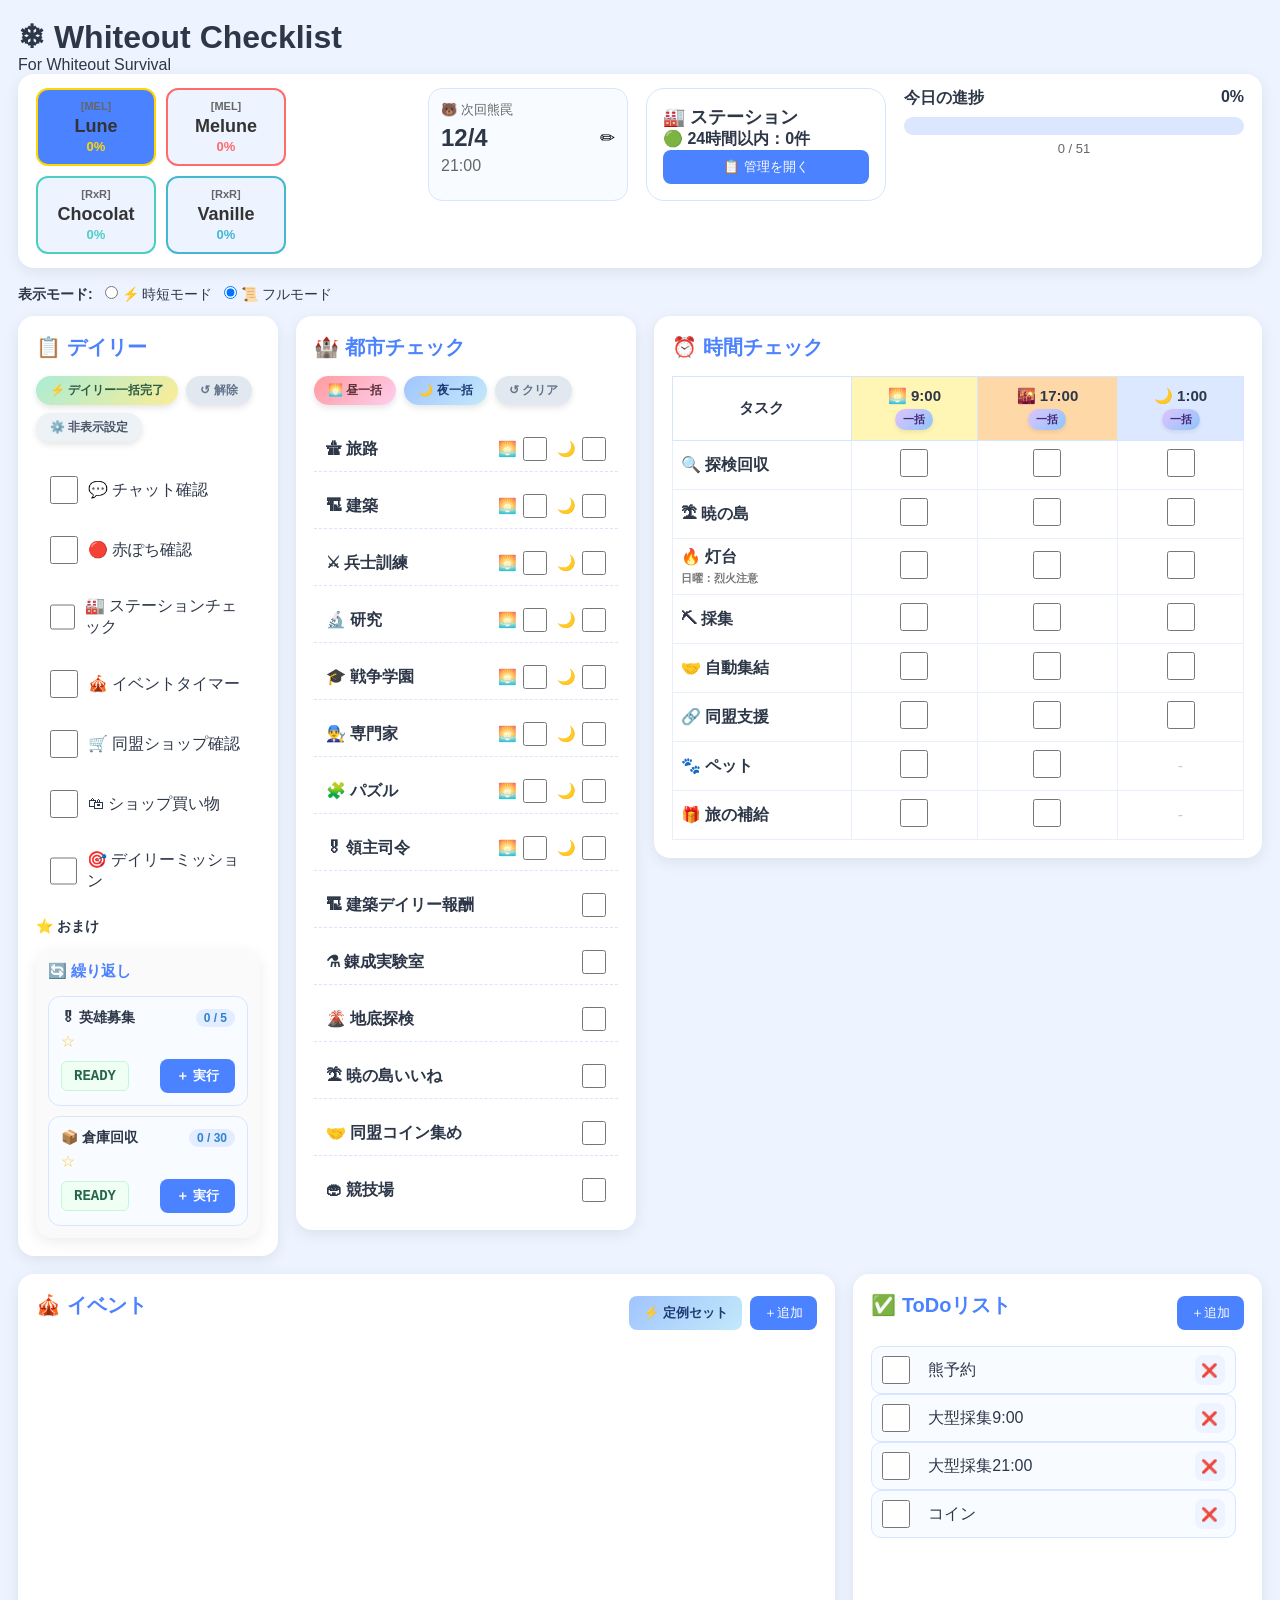
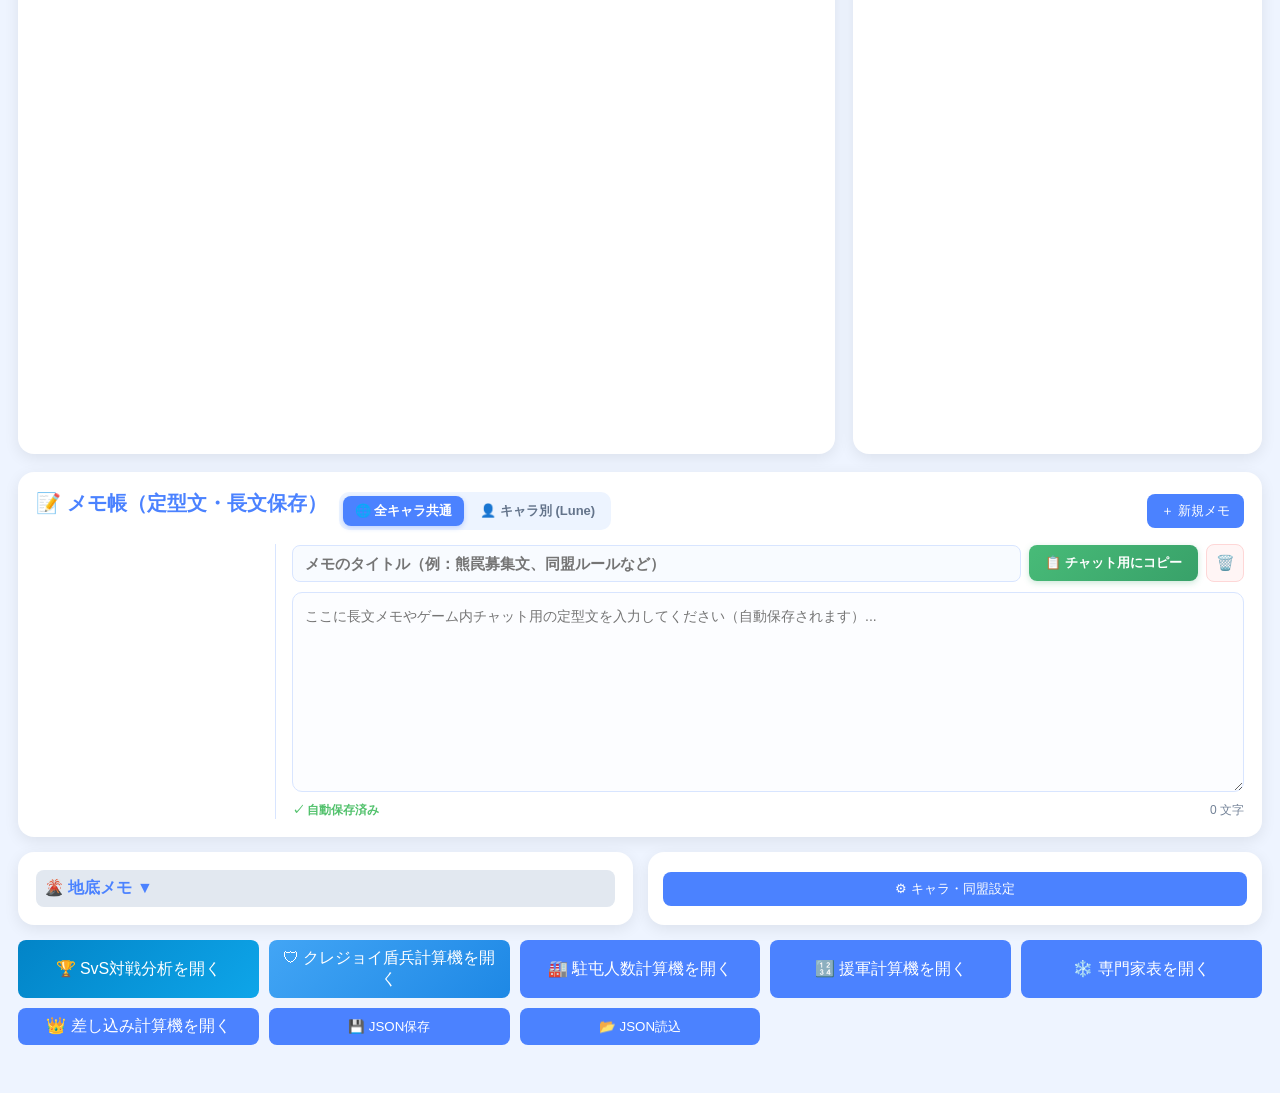
<file: index.html>
<!DOCTYPE html>
<html lang="ja">

<head>

<meta charset="UTF-8">
<meta name="viewport" content="width=device-width, initial-scale=1.0">

<title>Whiteout Checklist</title>

<link rel="stylesheet" href="style.css">

</head>

<body>

<div class="container">

<header class="app-title">

    <h1>❄ Whiteout Checklist</h1>

    <p>For Whiteout Survival</p>

</header>

<!-- Header -->
<header class="top-header">

    <div class="character-bar" id="characterBar">
        <!-- data.jsで生成 -->
    </div>

    <div class="header-right">

        <div class="bear-card">

            <div class="bear-title">

                🐻 次回熊罠

            </div>

            <div class="bear-date-row">

                <span id="bearDate">

                    --/--

                </span>

                <button
                    id="editBearTime"
                    class="icon-btn">

                    ✏

                </button>

            </div>

            <div
                class="bear-time"
                id="bearTime">

                21:00

            </div>

        </div>

        <div class="station-card">

            <div class="station-title">

                🏭 ステーション

            </div>

            <div
                id="stationToday"
                class="station-count">

                🟢 今日の閉鎖：0件

            </div>

            <button
                id="openStation"
                class="primary-btn">

                📋 管理を開く

            </button>

        </div>

        <div class="progress-card">

            <div class="progress-header">

                <span>

                    今日の進捗

                </span>

                <span id="progressPercent">

                    0%

                </span>

            </div>

            <div class="progress-bar">

                <div
                    class="progress-fill"
                    id="progressFill">

                </div>

            </div>

            <div
                id="progressCount"
                class="progress-count">

                0 / 0

            </div>

        </div>

    </div>

</header>

<!-- モード切替スイッチ -->
<div style="display:flex; gap:12px; margin-bottom:12px; align-items:center;">
    <span style="font-weight:bold; font-size:14px;">表示モード:</span>
    <label style="cursor:pointer; font-size:14px;">
        <input type="radio" id="modeShort" name="ui_mode" onchange="toggleShortMode(true)"> ⚡ 時短モード
    </label>
    <label style="cursor:pointer; font-size:14px;">
        <input type="radio" id="modeFull" name="ui_mode" checked onchange="toggleShortMode(false)"> 📜 フルモード
    </label>
</div>

<!-- Main Dashboard -->
<main class="dashboard">

    <!-- Daily -->
    <section class="card daily-card">

        <h2>📋 デイリー</h2>

        <div id="dailyContainer" class="task-container"></div>

        <h3 class="extra-title" style="font-size: 14px; margin-top: 14px;">⭐ おまけ</h3>

        <div id="dailyExtraContainer" class="task-container"></div>

        <section class="card repeat-card" style="margin-top: 14px; padding: 12px; background: #fafafa;">
            <h2 style="font-size: 15px;">🔄 繰り返し</h2>
            <div id="repeatContainer"></div>
        </section>

    </section>

    <!-- City -->
    <section class="card city-card">
        <h2>🏰 都市チェック</h2>
        <div id="cityContainer" class="task-container"></div>
    </section>

    <!-- Time -->
    <section class="card time-card">
        <h2>⏰ 時間チェック</h2>
        <div id="timeContainer"></div>
    </section>

</main>

<!-- Event Area -->
<!-- Event Area & ToDo List -->
<section class="bottom-area">

    <section class="card event-card">

        <div class="card-header">

            <h2>🎪 イベント</h2>

            <div style="display:flex; gap:8px;">
                <button id="togglePresetBtn" class="primary-btn" style="background: linear-gradient(135deg, #a1c4fd, #c2e9fb); color:#1e3c72; font-weight:bold;" onclick="openPresetModal()">⚡ 定例セット</button>
                <button id="toggleEventForm" class="primary-btn">＋追加</button>
            </div>

        </div>

        <div id="eventForm" class="input-form hidden">

            <input id="eventTitle" type="text" placeholder="イベント名">
            <input id="eventMemo" type="text" placeholder="備考・時間（任意）">
            <input id="eventStartDate" type="date">
            <input id="eventEndDate" type="date">

            <button id="addEventBtn" class="success-btn">追加</button>

        </div>

        <div id="eventContainer" class="event-container">
            <!-- script.jsで生成 -->
        </div>

    </section>

    <!-- 旧メモ帳をToDoリストとして維持 -->
    <section id="officerCard" class="card officer-card">

        <div class="card-header">
            <h2>✅ ToDoリスト</h2>
            <button id="toggleOfficerForm" class="primary-btn">＋追加</button>
        </div>

        <div id="officerForm" class="input-form hidden">
            <input id="officerInput" type="text" placeholder="やることを入力">
            <button id="addOfficerBtn" class="success-btn">追加</button>
        </div>

        <div id="officerContainer"></div>

    </section>

</section>

<!-- 新設：がっつり保存＆チャットコピー用メモ帳 -->
<section class="card free-memo-card" style="margin-top: 18px;">
    <div class="card-header" style="flex-wrap: wrap; gap: 10px;">
        <div style="display: flex; align-items: center; gap: 12px; flex-wrap: wrap;">
            <h2>📝 メモ帳（定型文・長文保存）</h2>
            <div class="memo-scope-switch">
                <button type="button" id="memoScopeCommon" class="scope-btn active" onclick="switchMemoScope('common')">🌐 全キャラ共通</button>
                <button type="button" id="memoScopeChar" class="scope-btn" onclick="switchMemoScope('char')">👤 キャラ別 (<span id="memoCharLabel">Lune</span>)</button>
            </div>
        </div>
        <div style="display: flex; gap: 8px;">
            <button type="button" class="primary-btn" onclick="createNewFreeMemo()">＋ 新規メモ</button>
        </div>
    </div>

    <div class="free-memo-layout">
        <!-- 左側：メモ一覧リスト -->
        <div class="free-memo-sidebar" id="freeMemoList">
            <!-- script.jsで生成 -->
        </div>

        <!-- 右側：エディタ＆コピーエリア -->
        <div class="free-memo-editor">
            <div class="free-memo-toolbar">
                <input type="text" id="freeMemoTitle" placeholder="メモのタイトル（例：熊罠募集文、同盟ルールなど）" oninput="saveCurrentFreeMemo()">
                <button type="button" id="copyFreeMemoBtn" class="copy-chat-btn" onclick="copyFreeMemoToClipboard()">📋 チャット用にコピー</button>
                <button type="button" class="delete-memo-btn" onclick="deleteCurrentFreeMemo()" title="このメモを削除">🗑️</button>
            </div>
            <textarea id="freeMemoContent" placeholder="ここに長文メモやゲーム内チャット用の定型文を入力してください（自動保存されます）..." oninput="saveCurrentFreeMemo()"></textarea>
            <div class="free-memo-footer">
                <span id="freeMemoStatus" style="color: #53c26d; font-weight: bold;">✓ 自動保存済み</span>
                <span id="freeMemoCharCount">0 文字</span>
            </div>
        </div>
    </div>
</section>

<!-- 地底メモ ＆ キャラ設定 -->
<div style="display: grid; grid-template-columns: 1fr 1fr; gap: 15px; margin-top: 15px; margin-bottom: 15px;" class="two-column-layout">

    <section class="card underground-card" style="margin: 0; height: 100%; box-sizing: border-box;">
        <button id="toggleMemo" class="memo-button" style="width: 100%; border:none; background:#e2e8f0; padding:8px; border-radius:8px; font-weight:bold; cursor:pointer;">🌋 地底メモ ▼</button>
        <div id="memoBody" class="memo-body hidden">
<pre style="font-size: 11px; background: #f8fafc; padding: 10px; border-radius: 8px;">
【🌋 地底探検】

勇者 50:10:40 → 55/10/35
獣  50:15:35 → 65/10/25
微光 60:20:20 → 55/10/35
地下 50:20:30 → 65/10/25
黒鉄 60:15:25 → 55/10/35
大地 50:15:35 → 55/10/35

────────────

① 1盾＋1槍＋グレッグ 60/40/0
② 2盾＋ミア＋1弓  50/0/50
③ 3盾＋2槍＋2弓  50/20/30

────────────

① 60：40：0（3軍弓英雄）
② 55：10：35（1軍弓英雄）
③ 55：15：30（2軍弓英雄）
</pre>
        </div>
    </section>

    <section class="card settings-area" style="margin: 0; padding: 15px; height: 100%; box-sizing: border-box; display: flex; flex-direction: column; justify-content: center;">
        <button id="openSettings" class="primary-btn" style="width: 100%;">⚙ キャラ・同盟設定</button>

        <div id="settingsForm" class="input-form hidden" style="margin-top: 10px; border: 1px solid #ccc; padding: 10px; border-radius: 5px;">
            <div style="margin-bottom: 10px;">
                <label style="font-size:12px; font-weight:bold; display:block;">1. キャラクター名（カンマ区切り）</label>
                <input type="text" id="editChars" style="width:100%; margin-top:4px;" placeholder="Lune,Melon,Chocolat,Vanille">
            </div>

            <div style="margin-bottom: 10px;">
                <label style="font-size:12px; font-weight:bold; display:block;">2. 所属同盟（キャラ名:同盟名 をカンマ区切り）</label>
                <input type="text" id="editAlliances" style="width:100%; margin-top:4px;" placeholder="Lune:YKI,Melon:SHT,Chocolat:RxR,Vanille:RxR">
            </div>

            <button id="saveSettings" class="success-btn" style="margin-top: 5px; width: 100%;">保存してリロード</button>
        </div>
    </section>

</div>

<!-- index.html の下部ツールボタン群 -->
<div style="display: grid; grid-template-columns: repeat(auto-fit, minmax(200px, 1fr)); gap: 10px; width: 100%; margin-top: 15px; margin-bottom: 30px;">
    <a href="svs_analyzer.html" target="_blank" class="primary-btn" style="text-decoration: none; width: 100%; text-align: center; box-sizing: border-box; display: flex; align-items: center; justify-content: center; background: linear-gradient(135deg, #0284c7, #0ea5e9);">
        🏆 SvS対戦分析を開く
    </a>
    <a href="clejoy_simple.html" target="_blank" class="primary-btn" style="text-decoration: none; width: 100%; text-align: center; box-sizing: border-box; display: flex; align-items: center; justify-content: center; background: linear-gradient(135deg, #42a5f5, #1e88e5);">
        🛡 クレジョイ盾兵計算機を開く
    </a>
    <a href="code_artifact.html" class="primary-btn" style="text-decoration: none; width: 100%; text-align: center; box-sizing: border-box; display: flex; align-items: center; justify-content: center;">
        🏭 駐屯人数計算機を開く
    </a>
    <a href="whosaba.html" target="_blank" class="primary-btn" style="text-decoration: none; width: 100%; text-align: center; box-sizing: border-box; display: flex; align-items: center; justify-content: center;">
        🔢 援軍計算機を開く
    </a>
    <a href="howasaba%E5%B0%82%E9%96%80%E5%AE%B6%E5%84%AA%E5%85%88%E9%A0%86%E4%BD%8D%E8%A1%A8.html" target="_blank" class="primary-btn" style="text-decoration: none; width: 100%; text-align: center; box-sizing: border-box; display: flex; align-items: center; justify-content: center;">
        ❄️ 専門家表を開く
    </a>
    <a href="clock.html" target="_blank" class="primary-btn" style="text-decoration: none; width: 100%; text-align: center; box-sizing: border-box; display: flex; align-items: center; justify-content: center;">
        👑 差し込み計算機を開く
    </a>
    <button id="exportJson" class="primary-btn" style="width: 100%; box-sizing: border-box;">💾 JSON保存</button>
    <input id="importJsonFile" type="file" accept=".json" hidden>
    <button id="importJson" class="primary-btn" style="width: 100%; box-sizing: border-box;">📂 JSON読込</button>
</div>

</div> <!-- /.container -->

<!-- 定例セット ポップアップ モーダル -->
<div id="presetModal" class="modal-overlay hidden">
    <div class="modal-content">
        <div class="modal-header">
            <h3>⚡ 定例イベント一括追加</h3>
            <button onclick="closePresetModal()" class="modal-close-btn">✖</button>
        </div>

        <div class="modal-body">

            <!-- 日付調整用入力フォーム -->
            <div style="background:#f0f4ff; padding:10px 12px; border-radius:10px; margin-bottom:14px; border:1px solid #d0deff;">
                <label style="font-size:12px; font-weight:bold; color:#334155; display:block; margin-bottom:4px;">📅 追加する開催期間（必要に応じて変更OK）</label>
                <div style="display:flex; gap:8px; align-items:center;">
                    <input type="date" id="presetStartDate" style="flex:1; padding:6px; border:1px solid #cbd5e1; border-radius:6px; font-size:12px;">
                    <span style="font-size:12px; color:#64748b;">〜</span>
                    <input type="date" id="presetEndDate" style="flex:1; padding:6px; border:1px solid #cbd5e1; border-radius:6px; font-size:12px;">
                </div>
            </div>

            <!-- 1. サイクル・大型イベント -->
            <div class="preset-group">
                <h4>🔄 サイクル・大型イベント</h4>
                <div class="preset-btn-grid">
                    <button class="preset-btn" onclick="addPresetEvent('🏛️ 英雄殿堂', 3, '1週間に1回 (3日間)')">🏛️ 英雄殿堂 (3日間)</button>
                    <button class="preset-btn" onclick="addPresetEvent('💎 氷結の秘宝', 7, '1か月に1回 (7日間)')">💎 氷結の秘宝 (7日間)</button>
                    <button class="preset-btn" onclick="addPresetEvent('🗡️ 傭兵の名誉', 3, '6週間に1回 (3日間)')">🗡️ 傭兵の名誉 (3日間)</button>
                    <button class="preset-btn" onclick="addPresetEvent('❄️ 氷原の支配者', 7)">❄️ 氷原の支配者</button>
                    <button class="preset-btn" onclick="addPresetEvent('🤝 同盟総動員', 7)">🤝 同盟総動員</button>
                    <button class="preset-btn" onclick="addPresetEvent('🏆 SvS 決戦', 7)">🏆 SvS 決戦</button>
                    <button class="preset-btn" onclick="addPresetEvent('⚔️ 同盟大作戦', 7)">⚔️ 同盟大作戦</button>
                    <button class="preset-btn" style="grid-column: span 2; background:#e0f2fe; border-color:#bae6fd; color:#0369a1;" onclick="addGyoshoSet()">🐫 雪原行商（護送3回＋支援＋略奪セットを一括追加）</button>
                </div>
            </div>

            <!-- 2. エントリー・定期申請（峡谷と兵器を完全に分離） -->
            <div class="preset-group">
                <h4>📌 エントリー・定期申請</h4>
                <div class="preset-btn-grid">
                    <button class="preset-btn" onclick="addPresetEvent('🚩 同盟争覇戦 エントリー', 2, '月曜日と火曜日の二日間')">🚩 同盟争覇戦 (月・火)</button>
                    <button class="preset-btn" onclick="addPresetEvent('⛰️ 峡谷合戦 エントリー', 2, '水曜日 9:00 〜 金曜日 9:00')">⛰️ 峡谷エントリー (水〜金)</button>
                    <button class="preset-btn" onclick="addPresetEvent('🏭 兵器工場 エントリー', 2, '水曜日 9:00 〜 金曜日 9:00')">🏭 兵器エントリー (水〜金)</button>
                </div>
            </div>

            <!-- 3. 燃霜鉱区 -->
            <div class="preset-group">
                <h4>🌋 燃霜鉱区（エントリー時間選択）</h4>
                <p style="font-size:12px; color:#666; margin-bottom:6px;">選択中のキャラ: <strong id="modalCharName">Lune</strong></p>
                <div class="time-select-grid">
                    <button class="time-select-btn" onclick="addNensoEvent('11:00')">11:00</button>
                    <button class="time-select-btn" onclick="addNensoEvent('14:00')">14:00</button>
                    <button class="time-select-btn" onclick="addNensoEvent('20:00')">20:00</button>
                    <button class="time-select-btn" onclick="addNensoEvent('23:00')">23:00</button>
                    <button class="time-select-btn" onclick="addNensoEvent('1:00')">1:00 (翌日)</button>
                    <button class="time-select-btn" onclick="addNensoEvent('3:00')">3:00 (翌日)</button>
                </div>
            </div>

            <!-- 4. 隔週・定期イベント -->
            <div class="preset-group">
                <h4>🛡️ 隔週・2〜3日開催イベント</h4>
                <div class="preset-btn-grid">
                    <button class="preset-btn" onclick="addPresetEvent('🎖️ 英雄の役目', 3, '2週間に1回 (3日間)')">🎖️ 英雄の役目 (3日間)</button>
                    <button class="preset-btn" onclick="addPresetEvent('🔮 ミアの占い屋', 2, '2週間に1回 (2日間)')">🔮 ミアの占い屋 (2日間)</button>
                    <button class="preset-btn" onclick="addPresetEvent('🎰 ラッキールーレット', 3, '2週間に1回 (3日間)')">🎰 ラッキールーレット (3日間)</button>
                    <button class="preset-btn" onclick="addPresetEvent('🔥 烈火と牙', 3, '2週間に1回 (3日間) ※日曜日仕込み')">🔥 烈火と牙 (3日間・日曜仕込み)</button>
                    <button class="preset-btn" onclick="addPresetEvent('🛡️ クレジョイ', 2)">🛡️ クレジョイ</button>
                    <button class="preset-btn" onclick="addPresetEvent('⚔️ 全軍参戦', 2)">⚔️ 全軍参戦</button>
                    <button class="preset-btn" onclick="addPresetEvent('🐾 野獣駆逐', 2)">🐾 野獣駆逐</button>
                    <button class="preset-btn" onclick="addPresetEvent('🎖️ 士官計画', 2)">🎖️ 士官計画</button>
                    <button class="preset-btn" onclick="addPresetEvent('🛡️ 軍備競技', 2)">🛡️ 軍備競技</button>
                </div>
            </div>

            <!-- 5. 3日開催 / 月1イベント -->
            <div class="preset-group">
                <h4>🌙 3日開催 / 月1イベント</h4>
                <div class="preset-btn-grid">
                    <button class="preset-btn" onclick="addPresetEvent('🌙 夢幻追憶', 3)">🌙 夢幻追憶</button>
                    <button class="preset-btn" onclick="addPresetEvent('🎣 釣り大決戦', 3)">🎣 釣り大決戦</button>
                    <button class="preset-btn" onclick="addPresetEvent('🚜 氷原除雪隊', 3)">🚜 氷原除雪隊</button>
                </div>
            </div>

            <!-- 6. 週末イベント -->
            <div class="preset-group">
                <h4>👑 週末イベント</h4>
                <div class="preset-btn-grid">
                    <button class="preset-btn" onclick="addPresetEvent('👑 王城戦', 1)">👑 王城戦 (1日)</button>
                    <button class="preset-btn" onclick="addPresetEvent('🐉 霜竜の決戦', 1)">🐉 霜竜の決戦 (1日)</button>
                    <button class="preset-btn" onclick="addPresetEvent('🏭 兵器工場', 1)">🏭 兵器工場 (1日)</button>
                    <button class="preset-btn" onclick="addPresetEvent('⛰️ 峡谷合戦', 1)">⛰️ 峡谷合戦 (1日)</button>
                    <button class="preset-btn" onclick="addPresetEvent('🥊 大乱闘', 2)">🥊 大乱闘 (2日間)</button>
                </div>
            </div>
            
        </div>
    </div>
</div>

<script src="data.js"></script>
<script src="script.js"></script>

</body>

</html>
</file>
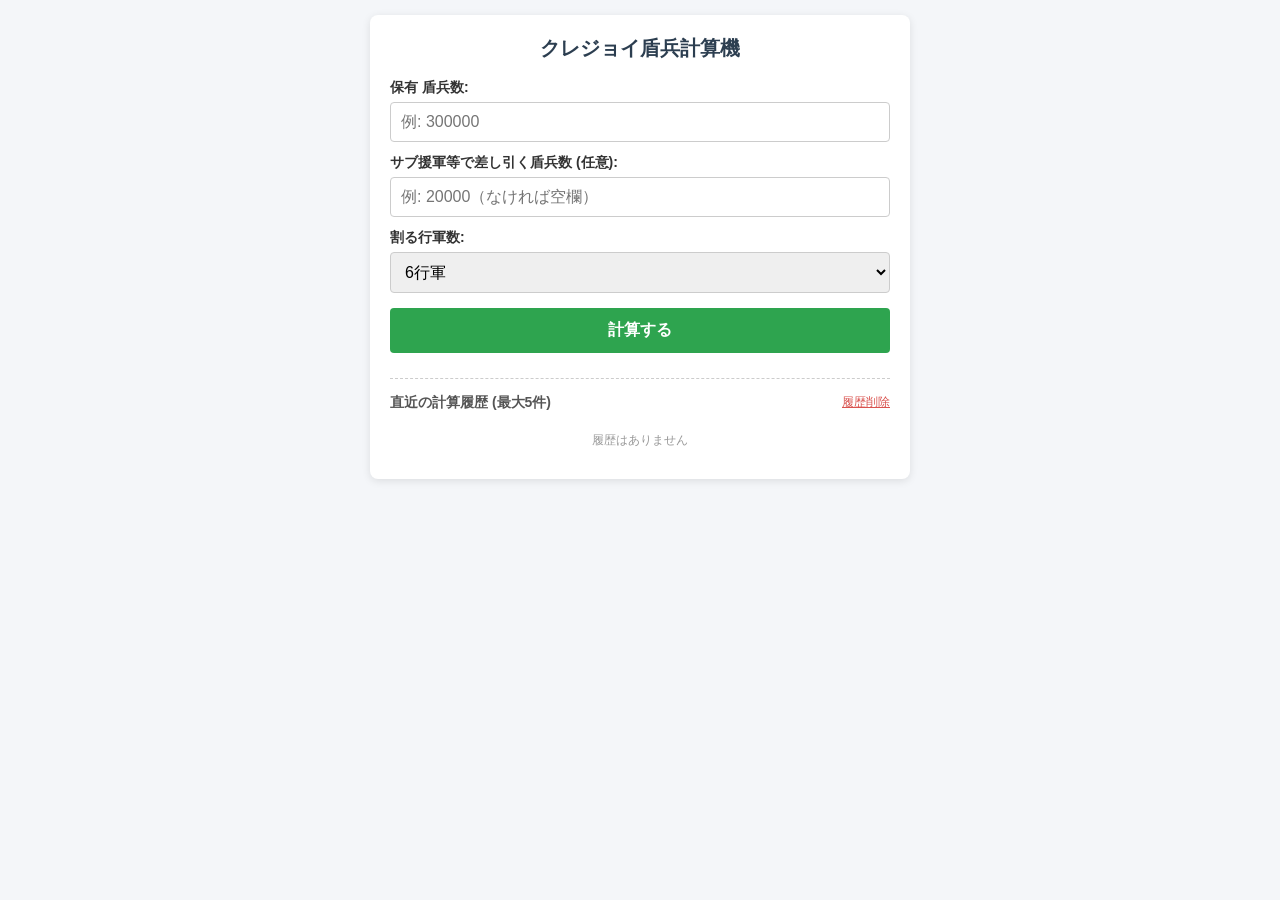
<file: clejoy_simple.html>
<!DOCTYPE html>
<html lang="ja">
<head>
    <meta charset="UTF-8">
    <meta name="viewport" content="width=device-width, initial-scale=1.0">
    <title>クレジョイ盾兵割り振り計算機</title>
    <style>
        body { font-family: sans-serif; background-color: #f4f6f9; color: #333; margin: 0; padding: 15px; }
        .container { max-width: 500px; margin: 0 auto; background: #fff; padding: 20px; border-radius: 8px; box-shadow: 0 2px 8px rgba(0,0,0,0.1); }
        h2 { text-align: center; color: #2c3e50; margin-top: 0; font-size: 20px; }
        label { display: block; margin-top: 12px; font-size: 14px; font-weight: bold; }
        input, select { width: 100%; padding: 10px; margin-top: 5px; box-sizing: border-box; border: 1px solid #ccc; border-radius: 4px; font-size: 16px; }
        button.calc-btn { width: 100%; background: #2ea44f; color: white; border: none; padding: 12px; font-size: 16px; font-weight: bold; border-radius: 4px; cursor: pointer; margin-top: 15px; }
        button.calc-btn:hover { background: #2c974b; }
        .result-card { margin-top: 20px; padding: 15px; background: #eef2f7; border-radius: 6px; text-align: center; display: none; }
        .result-val { font-size: 28px; font-weight: bold; color: #1e88e5; margin: 8px 0; }
        .copy-btn { background: #007bff; color: #fff; border: none; padding: 8px 16px; font-size: 14px; border-radius: 4px; cursor: pointer; font-weight: bold; }
        .copy-btn:active { background: #0056b3; }
        .history-section { margin-top: 25px; border-top: 1px dashed #ccc; padding-top: 15px; }
        .history-title { font-size: 14px; font-weight: bold; color: #555; margin-bottom: 10px; display: flex; justify-content: space-between; align-items: center; }
        .clear-btn { background: none; border: none; color: #d9534f; cursor: pointer; font-size: 12px; text-decoration: underline; padding: 0; }
        .history-item { background: #fafafa; border: 1px solid #ddd; border-radius: 6px; padding: 10px; margin-bottom: 8px; font-size: 13px; display: flex; justify-content: space-between; align-items: center; }
        .history-info { line-height: 1.4; }
        .history-val { font-weight: bold; color: #2c3e50; font-size: 15px; }
        .toast { position: fixed; bottom: 20px; left: 50%; transform: translateX(-50%); background: rgba(0,0,0,0.8); color: #fff; padding: 8px 16px; border-radius: 20px; font-size: 13px; display: none; }
    </style>
</head>
<body>

<div class="container">
    <h2>クレジョイ盾兵計算機</h2>

    <label>保有 盾兵数:</label>
    <input type="number" id="totalShield" placeholder="例: 300000" inputmode="numeric">

    <label>サブ援軍等で差し引く盾兵数 (任意):</label>
    <input type="number" id="subShield" placeholder="例: 20000（なければ空欄）" inputmode="numeric">

    <label>割る行軍数:</label>
    <select id="marchCount">
        <option value="5">5行軍</option>
        <option value="6" selected>6行軍</option>
    </select>

    <button class="calc-btn" onclick="calculate()">計算する</button>

    <div class="result-card" id="resultCard">
        <div>1部隊あたりの盾兵数</div>
        <div class="result-val" id="resultValue">0</div>
        <button class="copy-btn" onclick="copyResult()">コピーする</button>
    </div>

    <div class="history-section">
        <div class="history-title">
            <span>直近の計算履歴 (最大5件)</span>
            <button class="clear-btn" onclick="clearHistory()">履歴削除</button>
        </div>
        <div id="historyList"></div>
    </div>
</div>

<div class="toast" id="toast">コピーしました！</div>

<script>
const STORAGE_KEY = 'clejoy_calc_history';

// 起動時に履歴読み込み
window.onload = function() {
    renderHistory();
};

function calculate() {
    const totalShield = parseFloat(document.getElementById('totalShield').value) || 0;
    const subShield = parseFloat(document.getElementById('subShield').value) || 0;
    const marchCount = parseInt(document.getElementById('marchCount').value) || 6;

    if (totalShield <= 0) {
        alert("盾兵数を入力してください。");
        return;
    }

    const availableShield = Math.max(0, totalShield - subShield);
    const perMarch = Math.floor(availableShield / marchCount);

    // 結果表示
    document.getElementById('resultValue').innerText = perMarch.toLocaleString();
    document.getElementById('resultCard').style.display = 'block';

    // 履歴へ保存
    saveHistory({
        total: totalShield,
        sub: subShield,
        march: marchCount,
        perMarch: perMarch,
        time: new Date().toLocaleTimeString([], { hour: '2-digit', minute: '2-digit' })
    });
}

function copyResult() {
    const valText = document.getElementById('resultValue').innerText.replace(/,/g, '');
    if (!valText || valText === '0') return;

    navigator.clipboard.writeText(valText).then(() => {
        showToast("数値 (" + valText + ") をコピーしました");
    }).catch(err => {
        // フォールバック
        const tempInput = document.createElement('input');
        tempInput.value = valText;
        document.body.appendChild(tempInput);
        tempInput.select();
        document.execCommand('copy');
        document.body.removeChild(tempInput);
        showToast("数値 (" + valText + ") をコピーしました");
    });
}

function saveHistory(data) {
    let history = JSON.parse(localStorage.getItem(STORAGE_KEY)) || [];
    // 先頭に追加
    history.unshift(data);
    // 最大5件に制限
    if (history.length > 5) {
        history = history.slice(0, 5);
    }
    localStorage.setItem(STORAGE_KEY, JSON.stringify(history));
    renderHistory();
}

function renderHistory() {
    const historyList = document.getElementById('historyList');
    const history = JSON.parse(localStorage.getItem(STORAGE_KEY)) || [];

    if (history.length === 0) {
        historyList.innerHTML = '<div style="color: #999; font-size: 12px; text-align: center; padding: 10px;">履歴はありません</div>';
        return;
    }

    let html = '';
    history.forEach((item, index) => {
        const subInfo = item.sub > 0 ? ` (引く: ${item.sub.toLocaleString()})` : '';
        html += `
            <div class="history-item">
                <div class="history-info">
                    <span style="color:#888;">[${item.time}]</span> 盾: ${item.total.toLocaleString()}${subInfo} / ${item.march}行軍<br>
                    <span class="history-val">1軍: ${item.perMarch.toLocaleString()}</span>
                </div>
                <button class="copy-btn" style="padding: 5px 10px; font-size: 12px;" onclick="copyValue('${item.perMarch}')">コピー</button>
            </div>
        `;
    });
    historyList.innerHTML = html;
}

function copyValue(val) {
    navigator.clipboard.writeText(val).then(() => {
        showToast("数値 (" + val + ") をコピーしました");
    });
}

function clearHistory() {
    if (confirm("履歴を削除しますか？")) {
        localStorage.removeItem(STORAGE_KEY);
        renderHistory();
    }
}

function showToast(msg) {
    const toast = document.getElementById('toast');
    toast.innerText = msg;
    toast.style.display = 'block';
    setTimeout(() => {
        toast.style.display = 'none';
    }, 2000);
}
</script>

</body>
</html>
</file>
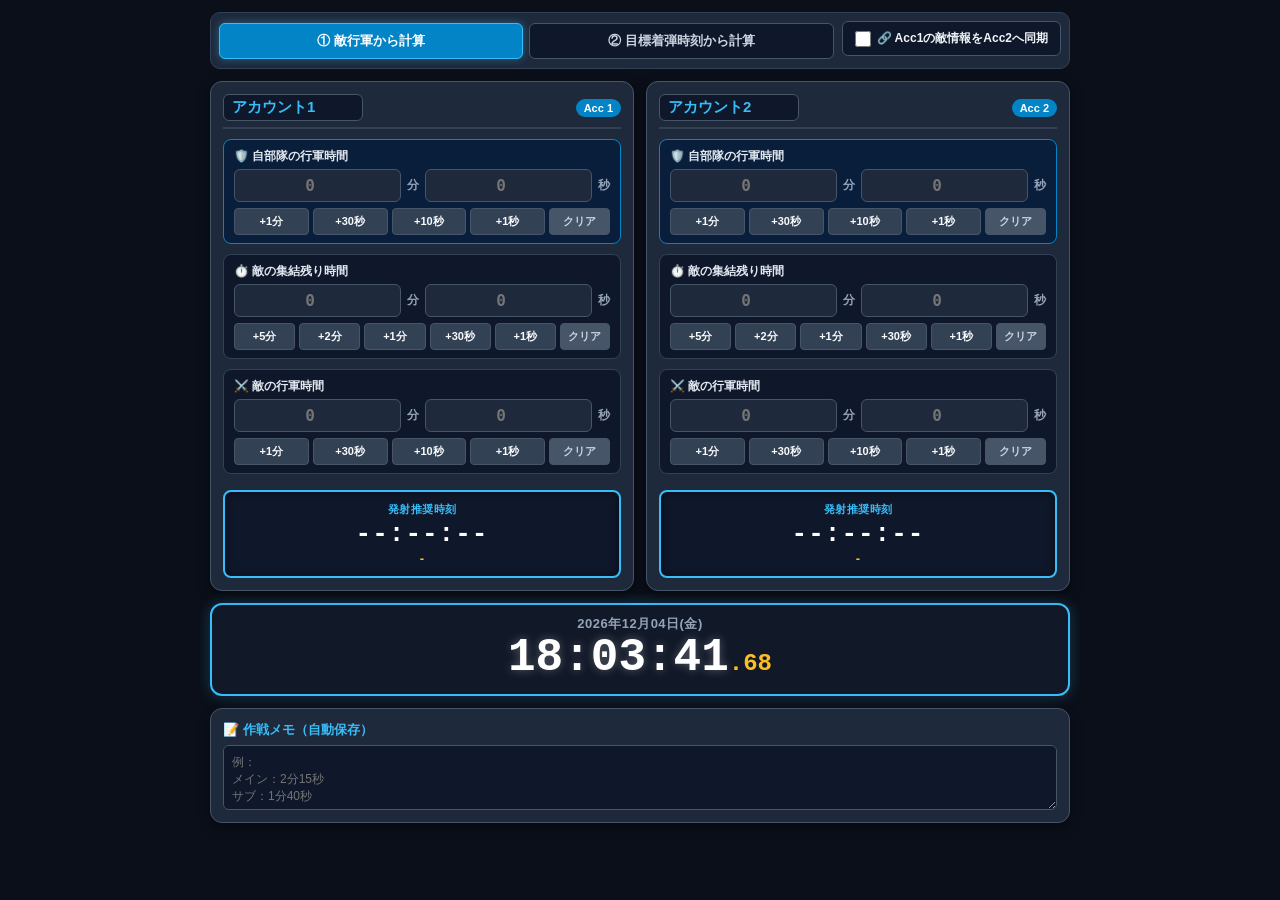
<file: clock.html>
<html lang="ja">
<head>
    <meta charset="UTF-8">
    <meta name="viewport" content="width=device-width, initial-scale=1.0">
    <title>ホワサバ 差し込み司令室 Dual</title>
    <style>
        * {
            box-sizing: border-box;
            margin: 0;
            padding: 0;
        }
        body {
            background-color: #0b0f19;
            color: #f8fafc;
            font-family: -apple-system, BlinkMacSystemFont, "Segoe UI", Roboto, "Helvetica Neue", Arial, sans-serif;
            padding: 12px;
            display: flex;
            flex-direction: column;
            align-items: center;
        }
        .container {
            width: 100%;
            max-width: 860px;
        }
        
        /* 共通時計カード */
        .clock-card {
            background: #111827;
            border: 2px solid #38bdf8;
            border-radius: 12px;
            padding: 10px 16px;
            text-align: center;
            margin-bottom: 12px;
            box-shadow: 0 0 15px rgba(56, 189, 248, 0.25);
        }
        .date-display {
            font-size: 13px;
            color: #94a3b8;
            font-weight: 600;
            letter-spacing: 0.5px;
        }
        .time-display {
            font-size: 46px;
            font-weight: 800;
            font-family: 'Courier New', Courier, monospace;
            color: #ffffff;
            line-height: 1.1;
            text-shadow: 0 0 10px rgba(255, 255, 255, 0.3);
        }
        .ms-display {
            font-size: 24px;
            color: #fbbf24;
            font-weight: bold;
            font-family: 'Courier New', Courier, monospace;
        }

        /* モード切替・連動コントロール */
        .top-controls {
            display: flex;
            flex-wrap: wrap;
            justify-content: space-between;
            align-items: center;
            gap: 8px;
            margin-bottom: 12px;
            background: #1e293b;
            padding: 8px;
            border-radius: 10px;
            border: 1px solid #334155;
        }
        .tabs {
            display: flex;
            gap: 6px;
            flex: 1;
            min-width: 280px;
        }
        .tab-btn {
            flex: 1;
            background: #0f172a;
            border: 1px solid #475569;
            color: #cbd5e1;
            padding: 8px 4px;
            font-size: 13px;
            font-weight: bold;
            border-radius: 6px;
            cursor: pointer;
            transition: all 0.15s ease;
        }
        .tab-btn.active {
            background: #0284c7;
            color: #ffffff;
            border-color: #38bdf8;
            box-shadow: 0 0 8px rgba(56, 189, 248, 0.4);
        }
        .sync-toggle {
            display: flex;
            align-items: center;
            gap: 6px;
            font-size: 12px;
            font-weight: bold;
            color: #f1f5f9;
            background: #0f172a;
            padding: 8px 12px;
            border-radius: 6px;
            border: 1px solid #475569;
            cursor: pointer;
            user-select: none;
        }
        .sync-toggle input {
            cursor: pointer;
            width: 16px;
            height: 16px;
            accent-color: #38bdf8;
        }

        /* 2アカウント グリッド */
        .accounts-grid {
            display: grid;
            grid-template-columns: repeat(auto-fit, minmax(350px, 1fr));
            gap: 12px;
            margin-bottom: 12px;
        }
        .acc-card {
            background: #1e293b;
            border: 1px solid #475569;
            border-radius: 12px;
            padding: 12px;
            display: flex;
            flex-direction: column;
            justify-content: space-between;
            box-shadow: 0 4px 12px rgba(0,0,0,0.5);
        }
        .acc-header {
            display: flex;
            align-items: center;
            justify-content: space-between;
            margin-bottom: 10px;
            padding-bottom: 6px;
            border-bottom: 2px solid #334155;
        }
        .acc-title-input {
            background: #0f172a;
            border: 1px solid #475569;
            color: #38bdf8;
            font-weight: bold;
            font-size: 15px;
            width: 140px;
            padding: 4px 8px;
            border-radius: 6px;
        }
        .acc-title-input:focus {
            border-color: #38bdf8;
            outline: none;
        }
        .acc-badge {
            background: #0284c7;
            color: #ffffff;
            font-size: 11px;
            font-weight: bold;
            padding: 3px 8px;
            border-radius: 10px;
        }

        /* 入力エリア共通 */
        .input-group {
            margin-bottom: 10px;
            background: #0f172a;
            padding: 8px 10px;
            border-radius: 8px;
            border: 1px solid #334155;
        }
        .input-group.my-march {
            border: 1px solid #0284c7;
            background: #091e3a;
        }
        label {
            display: flex;
            justify-content: space-between;
            font-size: 12px;
            font-weight: bold;
            color: #e2e8f0;
            margin-bottom: 4px;
        }
        .time-inputs {
            display: flex;
            gap: 6px;
            align-items: center;
        }
        .time-inputs input {
            width: 100%;
            padding: 6px;
            background-color: #1e293b;
            border: 1px solid #475569;
            border-radius: 6px;
            color: #ffffff;
            font-size: 16px;
            font-weight: bold;
            text-align: center;
            font-family: monospace;
        }
        .time-inputs input:focus {
            border-color: #38bdf8;
            outline: none;
            background-color: #0f172a;
        }
        .time-inputs span {
            font-size: 12px;
            color: #94a3b8;
            font-weight: bold;
            white-space: nowrap;
        }

        /* ボタン群 */
        .quick-btns {
            display: flex;
            gap: 4px;
            margin-top: 6px;
            flex-wrap: wrap;
        }
        .q-btn {
            flex: 1;
            min-width: 44px;
            background: #334155;
            border: 1px solid #475569;
            color: #f8fafc;
            font-size: 11px;
            font-weight: bold;
            padding: 5px 2px;
            border-radius: 4px;
            cursor: pointer;
            text-align: center;
            transition: background 0.1s;
        }
        .q-btn:hover {
            background: #475569;
            border-color: #38bdf8;
        }
        .q-btn.reset-btn {
            background: #475569;
            color: #cbd5e1;
            flex: 0.8;
        }
        .q-btn.reset-btn:hover {
            background: #64748b;
        }

        /* 結果ボックス（統一レイアウト） */
        .result-box {
            margin-top: 6px;
            background-color: #0f172a;
            border-radius: 8px;
            padding: 10px;
            text-align: center;
            border: 2px solid #38bdf8;
            box-shadow: inset 0 0 8px rgba(0,0,0,0.5);
        }
        .result-box.danger {
            border-color: #ef4444;
            background-color: #2a1215;
        }
        .result-label {
            font-size: 11px;
            font-weight: bold;
            color: #38bdf8;
            text-transform: uppercase;
            letter-spacing: 0.5px;
        }
        .result-box.danger .result-label {
            color: #f87171;
        }
        .result-value {
            font-size: 26px;
            font-weight: 800;
            font-family: 'Courier New', Courier, monospace;
            color: #ffffff;
            margin: 2px 0;
            letter-spacing: 1px;
        }
        .result-box.danger .result-value {
            color: #fca5a5;
        }
        .sub-result {
            font-size: 13px;
            color: #fbbf24;
            font-weight: bold;
        }
        .result-box.danger .sub-result {
            color: #f87171;
        }

        /* メモカード */
        .memo-card {
            background: #1e293b;
            border: 1px solid #475569;
            border-radius: 12px;
            padding: 12px;
            box-shadow: 0 4px 12px rgba(0,0,0,0.4);
        }
        .memo-card h3 {
            margin: 0 0 6px 0;
            font-size: 13px;
            color: #38bdf8;
        }
        textarea {
            width: 100%;
            height: 65px;
            background: #0f172a;
            border: 1px solid #475569;
            border-radius: 6px;
            color: #f8fafc;
            padding: 8px;
            font-size: 12px;
            resize: vertical;
            box-sizing: border-box;
            font-family: inherit;
        }
        textarea:focus {
            border-color: #38bdf8;
            outline: none;
        }
    </style>
</head>
<body>

<div class="container">
    <!-- モード切替 & 敵情報連動スイッチ (時計を下に移動したため一番上に配置) -->
    <div class="top-controls">
        <div class="tabs">
            <button class="tab-btn active" id="tab1Btn" onclick="switchMode(1)">① 敵行軍から計算</button>
            <button class="tab-btn" id="tab2Btn" onclick="switchMode(2)">② 目標着弾時刻から計算</button>
        </div>
        <label class="sync-toggle" title="アカウント1の敵情報/目標時刻をアカウント2に自動連動">
            <input type="checkbox" id="syncEnemyCheck" onchange="onSyncToggle()">
            🔗 Acc1の敵情報をAcc2へ同期
        </label>
    </div>

    <!-- 2アカウント Grid -->
    <div class="accounts-grid">
        
        <!-- アカウント 1 -->
        <div class="acc-card">
            <div>
                <div class="acc-header">
                    <input type="text" id="acc1Name" value="アカウント1" class="acc-title-input" oninput="saveUserData()">
                    <span class="acc-badge">Acc 1</span>
                </div>

                <!-- 自部隊行軍時間 (ボタン順: +1分, +30秒, +10秒, +1秒, クリア) -->
                <div class="input-group my-march">
                    <label>🛡️ 自部隊の行軍時間</label>
                    <div class="time-inputs">
                        <input type="number" id="myMin1" placeholder="0" min="0" oninput="normalizeAndSave(1)"><span>分</span>
                        <input type="number" id="mySec1" placeholder="0" min="0" oninput="normalizeAndSave(1)"><span>秒</span>
                    </div>
                    <div class="quick-btns">
                        <button class="q-btn" onclick="addTime('myMin1','mySec1',1,0,1)">+1分</button>
                        <button class="q-btn" onclick="addTime('myMin1','mySec1',1,30,0)">+30秒</button>
                        <button class="q-btn" onclick="addTime('myMin1','mySec1',1,10,0)">+10秒</button>
                        <button class="q-btn" onclick="addTime('myMin1','mySec1',1,1,0)">+1秒</button>
                        <button class="q-btn reset-btn" onclick="clearTime('myMin1','mySec1',1)">クリア</button>
                    </div>
                </div>

                <!-- モード1: 敵情報 (ボタン順: +5分, +2分, +1分, +30秒, +1秒, クリア) -->
                <div id="acc1Mode1">
                    <div class="input-group">
                        <label>⏱️ 敵の集結残り時間</label>
                        <div class="time-inputs">
                            <input type="number" id="gatherMin1" placeholder="0" min="0" oninput="onGatherInputChanged(1)"><span>分</span>
                            <input type="number" id="gatherSec1" placeholder="0" min="0" oninput="onGatherInputChanged(1)"><span>秒</span>
                        </div>
                        <div class="quick-btns">
                            <button class="q-btn" onclick="addGatherTime(1,0,5)">+5分</button>
                            <button class="q-btn" onclick="addGatherTime(1,0,2)">+2分</button>
                            <button class="q-btn" onclick="addGatherTime(1,0,1)">+1分</button>
                            <button class="q-btn" onclick="addGatherTime(1,30,0)">+30秒</button>
                            <button class="q-btn" onclick="addGatherTime(1,1,0)">+1秒</button>
                            <button class="q-btn reset-btn" onclick="clearGatherTime(1)">クリア</button>
                        </div>
                    </div>
                    <div class="input-group">
                        <label>⚔️ 敵の行軍時間</label>
                        <div class="time-inputs">
                            <input type="number" id="enemyMin1" placeholder="0" min="0" oninput="normalizeAndSave(1)"><span>分</span>
                            <input type="number" id="enemySec1" placeholder="0" min="0" oninput="normalizeAndSave(1)"><span>秒</span>
                        </div>
                        <div class="quick-btns">
                            <button class="q-btn" onclick="addTime('enemyMin1','enemySec1',1,0,1)">+1分</button>
                            <button class="q-btn" onclick="addTime('enemyMin1','enemySec1',1,30,0)">+30秒</button>
                            <button class="q-btn" onclick="addTime('enemyMin1','enemySec1',1,10,0)">+10秒</button>
                            <button class="q-btn" onclick="addTime('enemyMin1','enemySec1',1,1,0)">+1秒</button>
                            <button class="q-btn reset-btn" onclick="clearTime('enemyMin1','enemySec1',1)">クリア</button>
                        </div>
                    </div>
                </div>

                <!-- モード2: 目標時間 -->
                <div id="acc1Mode2" style="display: none;">
                    <div class="input-group">
                        <label>🎯 目標の着弾時刻（時・分・秒）</label>
                        <div class="time-inputs">
                            <input type="number" id="targetHour1" placeholder="時" min="0" max="23" oninput="normalizeAndSave(1)"><span>時</span>
                            <input type="number" id="targetMin1" placeholder="分" min="0" max="59" oninput="normalizeAndSave(1)"><span>分</span>
                            <input type="number" id="targetSec1" placeholder="秒" min="0" max="59" oninput="normalizeAndSave(1)"><span>秒</span>
                        </div>
                    </div>
                </div>
            </div>

            <!-- 結果表示（下部揃え統一） -->
            <div class="result-box" id="resBox1">
                <div class="result-label">発射推奨時刻</div>
                <div class="result-value" id="result1">--:--:--</div>
                <div class="sub-result" id="subResult1">-</div>
            </div>
        </div>

        <!-- アカウント 2 -->
        <div class="acc-card">
            <div>
                <div class="acc-header">
                    <input type="text" id="acc2Name" value="アカウント2" class="acc-title-input" oninput="saveUserData()">
                    <span class="acc-badge">Acc 2</span>
                </div>

                <!-- 自部隊行軍時間 -->
                <div class="input-group my-march">
                    <label>🛡️ 自部隊の行軍時間</label>
                    <div class="time-inputs">
                        <input type="number" id="myMin2" placeholder="0" min="0" oninput="normalizeAndSave(2)"><span>分</span>
                        <input type="number" id="mySec2" placeholder="0" min="0" oninput="normalizeAndSave(2)"><span>秒</span>
                    </div>
                    <div class="quick-btns">
                        <button class="q-btn" onclick="addTime('myMin2','mySec2',2,0,1)">+1分</button>
                        <button class="q-btn" onclick="addTime('myMin2','mySec2',2,30,0)">+30秒</button>
                        <button class="q-btn" onclick="addTime('myMin2','mySec2',2,10,0)">+10秒</button>
                        <button class="q-btn" onclick="addTime('myMin2','mySec2',2,1,0)">+1秒</button>
                        <button class="q-btn reset-btn" onclick="clearTime('myMin2','mySec2',2)">クリア</button>
                    </div>
                </div>

                <!-- モード1: 敵情報 -->
                <div id="acc2Mode1">
                    <div class="input-group">
                        <label>⏱️ 敵の集結残り時間</label>
                        <div class="time-inputs">
                            <input type="number" id="gatherMin2" placeholder="0" min="0" oninput="onGatherInputChanged(2)"><span>分</span>
                            <input type="number" id="gatherSec2" placeholder="0" min="0" oninput="onGatherInputChanged(2)"><span>秒</span>
                        </div>
                        <div class="quick-btns">
                            <button class="q-btn" onclick="addGatherTime(2,0,5)">+5分</button>
                            <button class="q-btn" onclick="addGatherTime(2,0,2)">+2分</button>
                            <button class="q-btn" onclick="addGatherTime(2,0,1)">+1分</button>
                            <button class="q-btn" onclick="addGatherTime(2,30,0)">+30秒</button>
                            <button class="q-btn" onclick="addGatherTime(2,1,0)">+1秒</button>
                            <button class="q-btn reset-btn" onclick="clearGatherTime(2)">クリア</button>
                        </div>
                    </div>
                    <div class="input-group">
                        <label>⚔️ 敵の行軍時間</label>
                        <div class="time-inputs">
                            <input type="number" id="enemyMin2" placeholder="0" min="0" oninput="normalizeAndSave(2)"><span>分</span>
                            <input type="number" id="enemySec2" placeholder="0" min="0" oninput="normalizeAndSave(2)"><span>秒</span>
                        </div>
                        <div class="quick-btns">
                            <button class="q-btn" onclick="addTime('enemyMin2','enemySec2',2,0,1)">+1分</button>
                            <button class="q-btn" onclick="addTime('enemyMin2','enemySec2',2,30,0)">+30秒</button>
                            <button class="q-btn" onclick="addTime('enemyMin2','enemySec2',2,10,0)">+10秒</button>
                            <button class="q-btn" onclick="addTime('enemyMin2','enemySec2',2,1,0)">+1秒</button>
                            <button class="q-btn reset-btn" onclick="clearTime('enemyMin2','enemySec2',2)">クリア</button>
                        </div>
                    </div>
                </div>

                <!-- モード2: 目標時間 -->
                <div id="acc2Mode2" style="display: none;">
                    <div class="input-group">
                        <label>🎯 目標の着弾時刻（時・分・秒）</label>
                        <div class="time-inputs">
                            <input type="number" id="targetHour2" placeholder="時" min="0" max="23" oninput="normalizeAndSave(2)"><span>時</span>
                            <input type="number" id="targetMin2" placeholder="分" min="0" max="59" oninput="normalizeAndSave(2)"><span>分</span>
                            <input type="number" id="targetSec2" placeholder="秒" min="0" max="59" oninput="normalizeAndSave(2)"><span>秒</span>
                        </div>
                    </div>
                </div>
            </div>

            <!-- 結果表示（下部揃え統一） -->
            <div class="result-box" id="resBox2">
                <div class="result-label">発射推奨時刻</div>
                <div class="result-value" id="result2">--:--:--</div>
                <div class="sub-result" id="subResult2">-</div>
            </div>
        </div>

    </div>

    <!-- 1. 共通時計（計算結果の直下に移動） -->
    <div class="clock-card">
        <div class="date-display" id="dateMain">----年--月--日(-)</div>
        <div>
            <span class="time-display" id="timeMain">00:00:00</span><span class="ms-display" id="timeMs">.00</span>
        </div>
    </div>

    <!-- メモ欄 -->
    <div class="memo-card">
        <h3>📝 作戦メモ（自動保存）</h3>
        <textarea id="partyMemo" placeholder="例：
メイン：2分15秒
サブ：1分40秒" oninput="saveUserData()"></textarea>
    </div>
</div>

<script>
    let currentMode = 1;
    let baseGatherTotalSec = { 1: 0, 2: 0 };
    let baseTimestamp = { 1: 0, 2: 0 };

    // モード切り替え (1: 敵行軍から, 2: 目標時刻から)
    function switchMode(mode) {
        currentMode = mode;
        if (mode === 1) {
            document.getElementById('tab1Btn').classList.add('active');
            document.getElementById('tab2Btn').classList.remove('active');
            document.getElementById('acc1Mode1').style.display = 'block';
            document.getElementById('acc1Mode2').style.display = 'none';
            document.getElementById('acc2Mode1').style.display = 'block';
            document.getElementById('acc2Mode2').style.display = 'none';
        } else {
            document.getElementById('tab2Btn').classList.add('active');
            document.getElementById('tab1Btn').classList.remove('active');
            document.getElementById('acc1Mode1').style.display = 'none';
            document.getElementById('acc1Mode2').style.display = 'block';
            document.getElementById('acc2Mode2').style.display = 'block';
            document.getElementById('acc2Mode1').style.display = 'none';
        }
    }

    // 60秒以上の入力を分・秒に正規化する関数（例：75秒 -> 1分15秒）
    function normalizeTimeInput(minId, secId) {
        const minEl = document.getElementById(minId);
        const secEl = document.getElementById(secId);
        let m = parseInt(minEl.value) || 0;
        let s = parseInt(secEl.value) || 0;

        if (s >= 60) {
            m += Math.floor(s / 60);
            s = s % 60;
            minEl.value = m;
            secEl.value = s;
        } else if (s < 0) {
            secEl.value = 0;
        }
        if (m < 0) minEl.value = 0;
    }

    // 各入力欄の変更・保存
    function normalizeAndSave(accNum) {
        normalizeTimeInput(`myMin${accNum}`, `mySec${accNum}`);
        normalizeTimeInput(`enemyMin${accNum}`, `enemySec${accNum}`);

        // 同期が有効な場合のみAcc1からAcc2にコピー
        if (accNum === 1 && isSyncEnabled()) {
            document.getElementById('enemyMin2').value = document.getElementById('enemyMin1').value;
            document.getElementById('enemySec2').value = document.getElementById('enemySec1').value;
            document.getElementById('targetHour2').value = document.getElementById('targetHour1').value;
            document.getElementById('targetMin2').value = document.getElementById('targetMin1').value;
            document.getElementById('targetSec2').value = document.getElementById('targetSec1').value;
        }
        saveUserData();
    }

    // 集結時間の変更（タイマーベース更新）
    function onGatherInputChanged(accNum) {
        normalizeTimeInput(`gatherMin${accNum}`, `gatherSec${accNum}`);

        const m = parseFloat(document.getElementById(`gatherMin${accNum}`).value) || 0;
        const s = parseFloat(document.getElementById(`gatherSec${accNum}`).value) || 0;
        baseGatherTotalSec[accNum] = (m * 60) + s;
        baseTimestamp[accNum] = Date.now();

        // 同期が有効な場合のみAcc1からAcc2にコピー
        if (accNum === 1 && isSyncEnabled()) {
            document.getElementById('gatherMin2').value = document.getElementById('gatherMin1').value;
            document.getElementById('gatherSec2').value = document.getElementById('gatherSec1').value;
            baseGatherTotalSec[2] = baseGatherTotalSec[1];
            baseTimestamp[2] = baseTimestamp[1];
        }
        saveUserData();
    }

    // 加算ボタン操作 (一般項目)
    function addTime(minId, secId, accNum, addS, addM) {
        const minEl = document.getElementById(minId);
        const secEl = document.getElementById(secId);
        let m = parseInt(minEl.value) || 0;
        let s = parseInt(secEl.value) || 0;

        s += addS;
        m += addM;

        if (s >= 60) {
            m += Math.floor(s / 60);
            s = s % 60;
        }

        minEl.value = m;
        secEl.value = s;
        normalizeAndSave(accNum);
    }

    function clearTime(minId, secId, accNum) {
        document.getElementById(minId).value = "";
        document.getElementById(secId).value = "";
        normalizeAndSave(accNum);
    }

    // 集結時間専用の加算ボタン
    function addGatherTime(accNum, addS, addM) {
        const minEl = document.getElementById(`gatherMin${accNum}`);
        const secEl = document.getElementById(`gatherSec${accNum}`);
        let m = parseInt(minEl.value) || 0;
        let s = parseInt(secEl.value) || 0;

        s += addS;
        m += addM;

        if (s >= 60) {
            m += Math.floor(s / 60);
            s = s % 60;
        }

        minEl.value = m;
        secEl.value = s;
        onGatherInputChanged(accNum);
    }

    function clearGatherTime(accNum) {
        document.getElementById(`gatherMin${accNum}`).value = "";
        document.getElementById(`gatherSec${accNum}`).value = "";
        onGatherInputChanged(accNum);
    }

    function isSyncEnabled() {
        return document.getElementById('syncEnemyCheck').checked;
    }

    function onSyncToggle() {
        if (isSyncEnabled()) {
            onGatherInputChanged(1);
            normalizeAndSave(1);
        }
    }

    function getSecFromInputs(minId, secId) {
        const m = parseFloat(document.getElementById(minId).value) || 0;
        const s = parseFloat(document.getElementById(secId).value) || 0;
        return (m * 60) + s;
    }

    // メインループ (100ms周期)
    function mainLoop() {
        const now = new Date();

        // 共通時計
        const year = now.getFullYear();
        const month = String(now.getMonth() + 1).padStart(2, '0');
        const date = String(now.getDate()).padStart(2, '0');
        const days = ['日', '月', '火', '水', '木', '金', '土'];
        const dayOfWeek = days[now.getDay()];
        document.getElementById('dateMain').innerText = `${year}年${month}月${date}日(${dayOfWeek})`;

        const hours = String(now.getHours()).padStart(2, '0');
        const minutes = String(now.getMinutes()).padStart(2, '0');
        const seconds = String(now.getSeconds()).padStart(2, '0');
        const ms = String(Math.floor(now.getMilliseconds() / 10)).padStart(2, '0');

        document.getElementById('timeMain').innerText = `${hours}:${minutes}:${seconds}`;
        document.getElementById('timeMs').innerText = `.${ms}`;

        // アカウント計算実行
        calculateForAccount(1);
        calculateForAccount(2);
    }

    function calculateForAccount(accNum) {
        const resEl = document.getElementById(`result${accNum}`);
        const subResEl = document.getElementById(`subResult${accNum}`);
        const boxEl = document.getElementById(`resBox${accNum}`);

        const myMarch = getSecFromInputs(`myMin${accNum}`, `mySec${accNum}`);

        if (currentMode === 1) {
            // モード1: 敵行軍から
            const enemyMarch = getSecFromInputs(`enemyMin${accNum}`, `enemySec${accNum}`);
            const baseGather = baseGatherTotalSec[accNum];

            const gatherHasVal = document.getElementById(`gatherMin${accNum}`).value !== "" || document.getElementById(`gatherSec${accNum}`).value !== "";
            const enemyHasVal = document.getElementById(`enemyMin${accNum}`).value !== "" || document.getElementById(`enemySec${accNum}`).value !== "";

            if (!gatherHasVal && !enemyHasVal) {
                resEl.innerText = "--:--:--";
                subResEl.innerText = "-";
                boxEl.classList.remove('danger');
                return;
            }

            const elapsedSec = (Date.now() - baseTimestamp[accNum]) / 1000;
            let currentGather = baseGather - elapsedSec;
            if (currentGather < 0) currentGather = 0;

            const diffToLaunch = currentGather + (enemyMarch - myMarch);

            if (diffToLaunch < 0) {
                resEl.innerText = "発射不可能";
                subResEl.innerText = "⚠️ 時間超過 (間に合いません)";
                boxEl.classList.add('danger');
                return;
            }

            boxEl.classList.remove('danger');
            renderLaunchTime(diffToLaunch, resEl, subResEl);

        } else {
            // モード2: 目標時刻から
            const hInput = document.getElementById(`targetHour${accNum}`).value;
            const mInput = document.getElementById(`targetMin${accNum}`).value;
            const sInput = document.getElementById(`targetSec${accNum}`).value;

            if (hInput === "" || (mInput === "" && sInput === "")) {
                resEl.innerText = "--:--:--";
                subResEl.innerText = "-";
                boxEl.classList.remove('danger');
                return;
            }

            const targetH = parseInt(hInput) || 0;
            const targetM = parseInt(mInput) || 0;
            const targetS = parseInt(sInput) || 0;

            const now = new Date();
            const nowSec = now.getHours() * 3600 + now.getMinutes() * 60 + now.getSeconds() + (now.getMilliseconds() / 1000);
            let targetSecTotal = targetH * 3600 + targetM * 60 + targetS;

            // 翌日を跨ぐ調整
            if (targetSecTotal < nowSec - 3600) {
                targetSecTotal += 24 * 3600;
            }

            const launchSecTotal = targetSecTotal - myMarch;
            const diffToLaunch = launchSecTotal - nowSec;

            if (diffToLaunch < 0) {
                resEl.innerText = "発射不可能";
                subResEl.innerText = "⚠️ 目標時刻を過ぎています";
                boxEl.classList.add('danger');
                return;
            }

            boxEl.classList.remove('danger');
            renderLaunchTime(diffToLaunch, resEl, subResEl);
        }
    }

    function renderLaunchTime(diffToLaunch, resEl, subResEl) {
        const now = new Date();
        const nowSecTotal = now.getHours() * 3600 + now.getMinutes() * 60 + now.getSeconds() + (now.getMilliseconds() / 1000);
        const launchSecTotal = nowSecTotal + diffToLaunch;

        let lH = Math.floor(launchSecTotal / 3600) % 24;
        let lM = Math.floor((launchSecTotal % 3600) / 60);
        let lS = Math.floor(launchSecTotal % 60);
        const timeStr = `${String(lH).padStart(2, '0')}:${String(lM).padStart(2, '0')}:${String(lS).padStart(2, '0')}`;

        const exactRemSec = Math.max(0, diffToLaunch);
        const remM = Math.floor(exactRemSec / 60);
        const remS = (exactRemSec % 60).toFixed(1);
        
        let remStr = remM > 0 ? `あと ${remM}分 ${remS}秒 後に発射` : `あと ${remS}秒 後に発射`;

        resEl.innerText = timeStr;
        subResEl.innerText = remStr;
    }

    // LocalStorage 保存＆復元
    function saveUserData() {
        const data = {
            acc1Name: document.getElementById('acc1Name').value,
            acc2Name: document.getElementById('acc2Name').value,
            myMin1: document.getElementById('myMin1').value,
            mySec1: document.getElementById('mySec1').value,
            myMin2: document.getElementById('myMin2').value,
            mySec2: document.getElementById('mySec2').value,
            memo: document.getElementById('partyMemo').value,
            sync: isSyncEnabled()
        };
        localStorage.setItem('wh_dual_clock_v2', JSON.stringify(data));
    }

    function loadUserData() {
        const raw = localStorage.getItem('wh_dual_clock_v2');
        if (!raw) return;
        try {
            const data = JSON.parse(raw);
            if (data.acc1Name) document.getElementById('acc1Name').value = data.acc1Name;
            if (data.acc2Name) document.getElementById('acc2Name').value = data.acc2Name;
            if (data.myMin1 !== undefined) document.getElementById('myMin1').value = data.myMin1;
            if (data.mySec1 !== undefined) document.getElementById('mySec1').value = data.mySec1;
            if (data.myMin2 !== undefined) document.getElementById('myMin2').value = data.myMin2;
            if (data.mySec2 !== undefined) document.getElementById('mySec2').value = data.mySec2;
            if (data.memo !== undefined) document.getElementById('partyMemo').value = data.memo;
            if (data.sync !== undefined) document.getElementById('syncEnemyCheck').checked = data.sync;
        } catch(e) {}
    }

    window.onload = function() {
        loadUserData();
        setInterval(mainLoop, 100);
        mainLoop();
    };
</script>

</body>
</html>
</file>
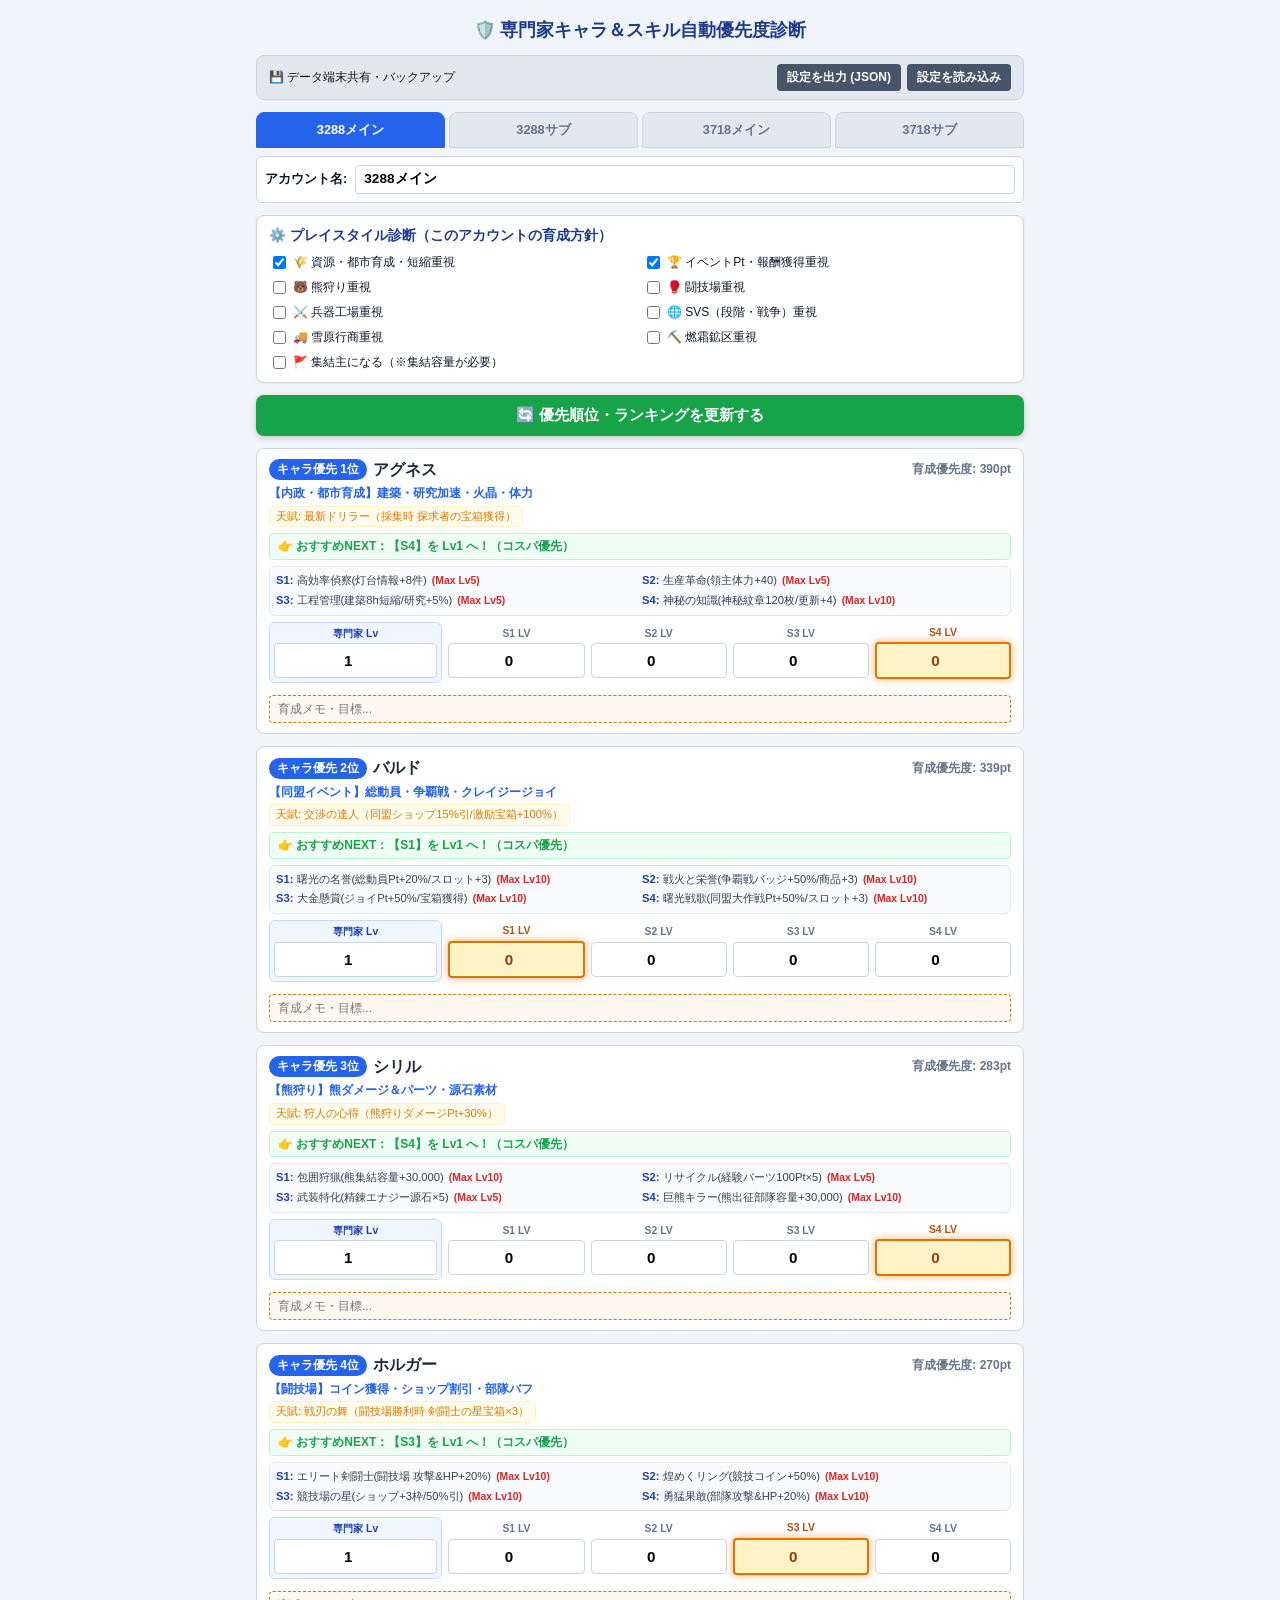
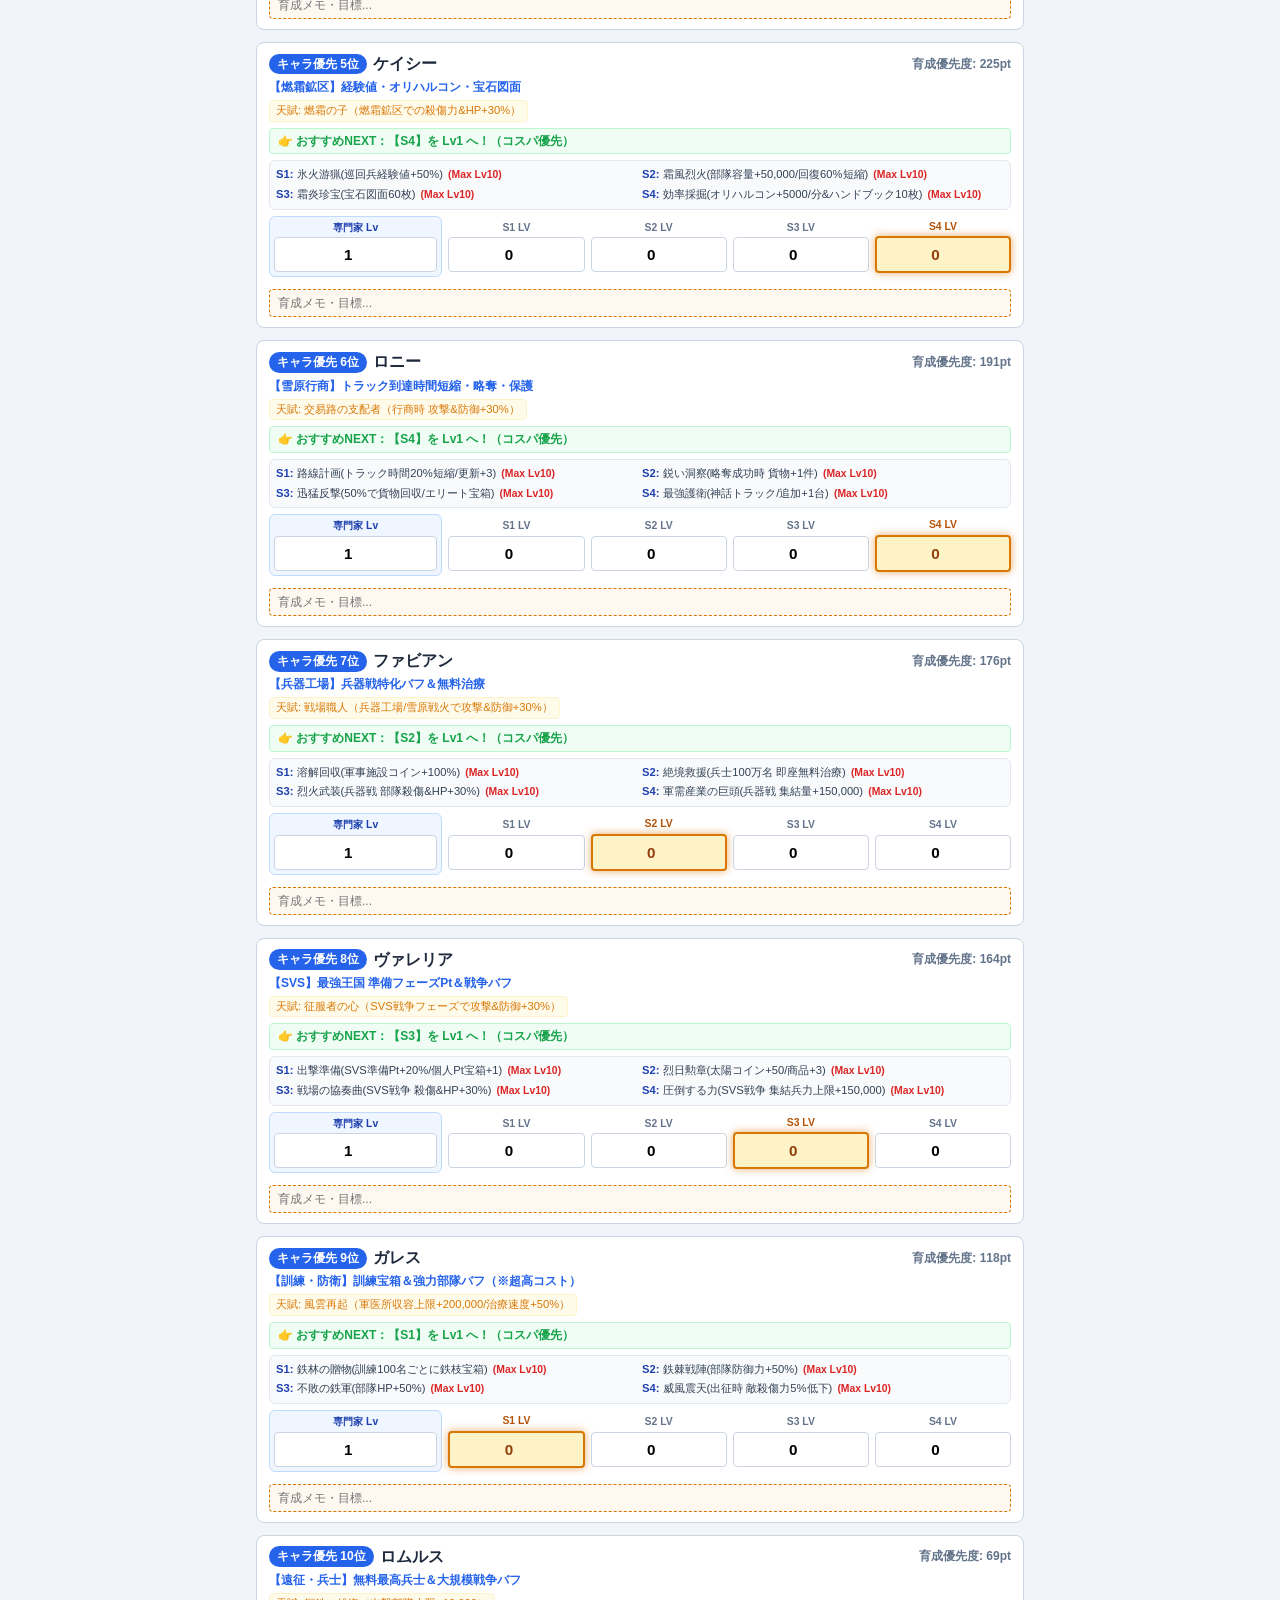
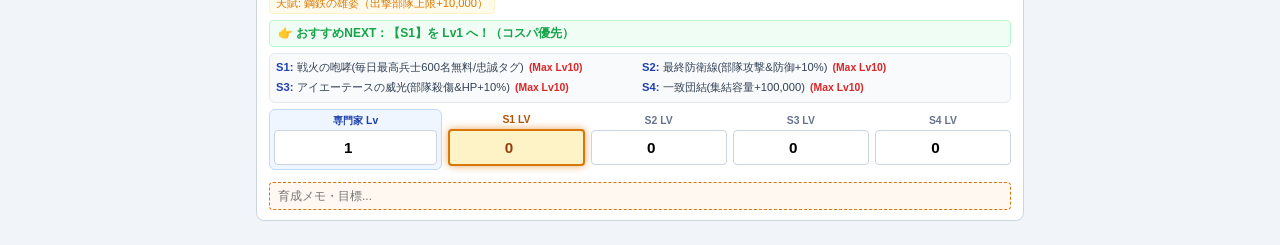
<file: howasaba専門家優先順位表.html>
<!DOCTYPE html>
<html lang="ja">
<head>
  <meta charset="UTF-8">
  <meta name="viewport" content="width=device-width, initial-scale=1.0">
  <title>ホワサバ 専門家＆スキル優先度診断ツール</title>
  <style>
    :root {
      --primary: #2563eb;
      --bg: #f1f5f9;
      --card-bg: #ffffff;
      --text: #0f172a;
      --border: #cbd5e1;
      --accent: #d97706;
      --success: #16a34a;
    }
    body {
      font-family: -apple-system, BlinkMacSystemFont, "Segoe UI", Roboto, sans-serif;
      background-color: var(--bg);
      color: var(--text);
      margin: 0;
      padding: 12px;
      line-height: 1.4;
    }
    .container {
      max-width: 768px;
      margin: 0 auto;
    }
    h1 {
      font-size: 1.1rem;
      text-align: center;
      color: #1e3a8a;
      margin: 6px 0 12px;
    }
    
    /* データ同期・保存管理バー */
    .data-sync-bar {
      background: #e2e8f0;
      border: 1px solid var(--border);
      border-radius: 8px;
      padding: 8px 12px;
      margin-bottom: 12px;
      display: flex;
      justify-content: space-between;
      align-items: center;
      gap: 8px;
      font-size: 0.75rem;
    }
    .sync-btn-group {
      display: flex;
      gap: 6px;
    }
    .btn-sync {
      background: #475569;
      color: white;
      border: none;
      padding: 5px 10px;
      border-radius: 4px;
      cursor: pointer;
      font-size: 0.75rem;
      font-weight: bold;
    }
    .btn-sync:hover {
      background: #334155;
    }

    /* タブ */
    .tabs {
      display: flex;
      gap: 4px;
      margin-bottom: 8px;
      overflow-x: auto;
    }
    .tab {
      flex: 1;
      padding: 8px 4px;
      text-align: center;
      background: #e2e8f0;
      border: 1px solid var(--border);
      border-radius: 8px 8px 0 0;
      cursor: pointer;
      font-size: 0.8rem;
      font-weight: bold;
      color: #64748b;
      white-space: nowrap;
    }
    .tab.active {
      background: var(--primary);
      color: white;
      border-color: var(--primary);
    }

    /* 診断パネル */
    .diag-panel {
      background: var(--card-bg);
      border: 1px solid var(--border);
      border-radius: 8px;
      padding: 10px 12px;
      margin-bottom: 12px;
      box-shadow: 0 1px 3px rgba(0,0,0,0.05);
    }
    .diag-title {
      font-weight: bold;
      font-size: 0.85rem;
      color: #1e3a8a;
      margin-bottom: 8px;
    }
    .diag-options {
      display: grid;
      grid-template-columns: repeat(2, 1fr);
      gap: 6px;
      font-size: 0.75rem;
    }
    .diag-item {
      display: flex;
      align-items: center;
      gap: 4px;
      cursor: pointer;
    }

    .acc-settings {
      background: var(--card-bg);
      border-radius: 6px;
      padding: 8px;
      margin-bottom: 12px;
      border: 1px solid var(--border);
      display: flex;
      align-items: center;
      gap: 8px;
    }
    .acc-settings input[type="text"] {
      font-size: 0.85rem;
      font-weight: bold;
      padding: 6px 8px;
      border: 1px solid var(--border);
      border-radius: 4px;
      flex: 1;
    }

    /* 更新ボタン */
    .update-btn-container {
      position: sticky;
      top: 10px;
      z-index: 100;
      margin-bottom: 12px;
    }
    .btn-update {
      width: 100%;
      background: #16a34a;
      color: white;
      font-size: 0.95rem;
      font-weight: bold;
      padding: 10px;
      border: none;
      border-radius: 8px;
      cursor: pointer;
      box-shadow: 0 2px 6px rgba(0,0,0,0.2);
    }
    .btn-update:active {
      background: #15803d;
    }

    /* キャラカード */
    .hero-card {
      background: var(--card-bg);
      border-radius: 8px;
      padding: 10px 12px;
      margin-bottom: 12px;
      border: 1px solid var(--border);
    }
    .hero-header {
      display: flex;
      justify-content: space-between;
      align-items: center;
      margin-bottom: 4px;
    }
    .hero-title-area {
      display: flex;
      align-items: center;
      gap: 6px;
    }
    .rank-badge {
      background: var(--primary);
      color: white;
      font-size: 0.75rem;
      font-weight: bold;
      padding: 2px 8px;
      border-radius: 12px;
    }
    .hero-name {
      font-weight: bold;
      font-size: 1rem;
      color: #1e293b;
    }
    .score-badge {
      font-size: 0.75rem;
      color: #64748b;
      font-weight: bold;
    }

    .hero-use-tag {
      font-size: 0.75rem;
      font-weight: bold;
      color: #2563eb;
      margin-bottom: 2px;
    }

    .hero-talent-tag {
      font-size: 0.7rem;
      color: #d97706;
      background: #fffbebfb;
      padding: 2px 6px;
      border-radius: 4px;
      border: 1px solid #fef3c7;
      margin-bottom: 6px;
      display: inline-block;
    }

    .next-target {
      font-size: 0.75rem;
      font-weight: bold;
      color: #16a34a;
      background: #f0fdf4;
      padding: 4px 8px;
      border-radius: 4px;
      border: 1px solid #bbf7d0;
      margin-bottom: 6px;
      display: block;
    }

    .skills-detail-grid {
      display: grid;
      grid-template-columns: repeat(2, 1fr);
      gap: 4px;
      margin: 6px 0;
      background: #f8fafc;
      padding: 6px;
      border-radius: 6px;
      border: 1px solid #e2e8f0;
    }
    .skill-item {
      font-size: 0.7rem;
      color: #334155;
    }
    .skill-item span.s-label {
      font-weight: bold;
      color: #1e40af;
    }
    .skill-item span.max-tag {
      font-size: 0.65rem;
      color: #dc2626;
      font-weight: bold;
      margin-left: 2px;
    }

    .inputs-row {
      display: flex;
      align-items: center;
      gap: 6px;
      margin-bottom: 8px;
    }
    .input-group {
      flex: 1;
      text-align: center;
    }
    .input-group.hero-lv-group {
      flex: 1.2;
      background: #eff6ff;
      padding: 4px;
      border-radius: 6px;
      border: 1px solid #bfdbfe;
    }
    .input-group label {
      display: block;
      font-size: 0.65rem;
      color: #64748b;
      font-weight: bold;
      margin-bottom: 2px;
    }
    .input-group.hero-lv-group label {
      color: #1e40af;
    }
    
    .input-group input {
      width: 100%;
      text-align: center;
      padding: 8px 0;
      border: 1px solid var(--border);
      border-radius: 4px;
      font-size: 0.95rem;
      font-weight: bold;
      box-sizing: border-box;
      transition: all 0.2s ease;
    }

    /* 優先項目の発光強調 */
    .input-group.highlight input {
      border: 2px solid #d97706 !important;
      background-color: #fef3c7 !important;
      color: #92400e !important;
      box-shadow: 0 0 8px rgba(217, 119, 6, 0.6);
      animation: pulse-glow 1.5s infinite alternate;
    }
    .input-group.highlight label {
      color: #b45309 !important;
      font-weight: bolder;
    }

    @keyframes pulse-glow {
      0% { box-shadow: 0 0 4px rgba(217, 119, 6, 0.4); }
      100% { box-shadow: 0 0 10px rgba(217, 119, 6, 0.9); }
    }

    .note-input {
      width: 100%;
      font-size: 0.75rem;
      padding: 6px 8px;
      border: 1px dashed var(--accent);
      border-radius: 4px;
      background: #fff8f1;
      color: #78350f;
      box-sizing: border-box;
      margin-top: 4px;
    }
  </style>
</head>
<body>

<div class="container">
  <h1>🛡️ 専門家キャラ＆スキル自動優先度診断</h1>

  <!-- データ管理・同期バー -->
  <div class="data-sync-bar">
    <span>💾 データ端末共有・バックアップ</span>
    <div class="sync-btn-group">
      <button class="btn-sync" onclick="exportData()">設定を出力 (JSON)</button>
      <button class="btn-sync" onclick="document.getElementById('importFile').click()">設定を読み込み</button>
      <input type="file" id="importFile" accept=".json" style="display:none" onchange="importData(event)">
    </div>
  </div>

  <!-- タブ -->
  <div class="tabs">
    <div class="tab active" onclick="switchAcc(0)" id="tab0">3288メイン</div>
    <div class="tab" onclick="switchAcc(1)" id="tab1">3288サブ</div>
    <div class="tab" onclick="switchAcc(2)" id="tab2">3718メイン</div>
    <div class="tab" onclick="switchAcc(3)" id="tab3">3718サブ</div>
  </div>

  <!-- アカウント設定 -->
  <div class="acc-settings">
    <label style="font-size: 0.8rem; font-weight: bold;">アカウント名:</label>
    <input type="text" id="accNameInput" onchange="updateAccName()">
  </div>

  <!-- プレイスタイル診断パネル -->
  <div class="diag-panel">
    <div class="diag-title">⚙️ プレイスタイル診断（このアカウントの育成方針）</div>
    <div class="diag-options">
      <label class="diag-item"><input type="checkbox" id="p_resource" onchange="saveStyleFromUI()"> 🌾 資源・都市育成・短縮重視</label>
      <label class="diag-item"><input type="checkbox" id="p_event" onchange="saveStyleFromUI()"> 🏆 イベントPt・報酬獲得重視</label>
      <label class="diag-item"><input type="checkbox" id="p_bear" onchange="saveStyleFromUI()"> 🐻 熊狩り重視</label>
      <label class="diag-item"><input type="checkbox" id="p_arena" onchange="saveStyleFromUI()"> 🥊 闘技場重視</label>
      <label class="diag-item"><input type="checkbox" id="p_war" onchange="saveStyleFromUI()"> ⚔️ 兵器工場重視</label>
      <label class="diag-item"><input type="checkbox" id="p_svs" onchange="saveStyleFromUI()"> 🌐 SVS（段階・戦争）重視</label>
      <label class="diag-item"><input type="checkbox" id="p_trader" onchange="saveStyleFromUI()"> 🚚 雪原行商重視</label>
      <label class="diag-item"><input type="checkbox" id="p_miner" onchange="saveStyleFromUI()"> ⛏️ 燃霜鉱区重視</label>
      <label class="diag-item" style="grid-column: span 2;"><input type="checkbox" id="p_rally" onchange="saveStyleFromUI()"> 🚩 集結主になる（※集結容量が必要）</label>
    </div>
  </div>

  <!-- 手動更新ボタン -->
  <div class="update-btn-container">
    <button class="btn-update" onclick="applySortAndUpdate()">🔄 優先順位・ランキングを更新する</button>
  </div>

  <!-- 専門家リスト -->
  <div id="heroList"></div>
</div>

<script>
// 印の必要数テーブル
const COST_TABLE = {
  agnes:   [5, 10, 15, 20, 25, 30, 35, 40, 45, 50],
  cyril:   [5, 10, 15, 20, 25, 30, 35, 40, 45, 50],
  holger:  [8, 16, 24, 32, 40, 48, 56, 64, 72, 80],
  bard:    [6, 12, 18, 24, 30, 36, 42, 48, 54, 60],
  casey:   [10, 20, 30, 40, 50, 60, 70, 80, 90, 100],
  fabian:  [12, 24, 36, 48, 60, 72, 84, 96, 108, 120],
  ronnie:  [8, 16, 24, 32, 40, 48, 56, 64, 72, 80],
  valeria: [20, 40, 60, 80, 100, 120, 140, 160, 180, 200],
  gareth:  [120, 160, 200, 240, 280, 320, 360, 400, 440, 480],
  romulus: [20, 40, 80, 120, 160, 200, 240, 280, 320, 360]
};

// 正しい Max レベルを設定
const MASTER_HEROS = {
  agnes: { 
    name: 'アグネス', use: '【内政・都市育成】建築・研究加速・火晶・体力', 
    talent: '天賦: 最新ドリラー（採集時 探求者の宝箱獲得）', costFactor: 1.4,
    tags: ['resource', 'event'],
    s1: '高効率偵察(灯台情報+8件)', s2: '生産革命(領主体力+40)', s3: '工程管理(建築8h短縮/研究+5%)', s4: '神秘の知識(神秘紋章120枚/更新+4)',
    maxLvs: [5, 5, 5, 10], // アグネス: 5, 5, 5, 10
    baseScore: 100, weights: [90, 85, 100, 70], isRally: [false, false, false, false], order: [2, 0, 1, 3]
  },
  cyril: { 
    name: 'シリル', use: '【熊狩り】熊ダメージ＆パーツ・源石素材', 
    talent: '天賦: 狩人の心得（熊狩りダメージPt+30%）', costFactor: 1.3,
    tags: ['bear', 'resource'],
    s1: '包囲狩猟(熊集結容量+30,000)', s2: 'リサイクル(経験パーツ100Pt×5)', s3: '武装特化(精錬エナジー源石×5)', s4: '巨熊キラー(熊出征部隊容量+30,000)',
    maxLvs: [10, 5, 5, 10], // シリル: 10, 5, 5, 10
    baseScore: 90, weights: [15, 80, 85, 95], isRally: [true, false, false, false], order: [3, 2, 1, 0]
  },
  bard: { 
    name: 'バルド', use: '【同盟イベント】総動員・争覇戦・クレイジージョイ', 
    talent: '天賦: 交渉の達人（同盟ショップ15%引/激励宝箱+100%）', costFactor: 1.2,
    tags: ['event', 'svs'],
    s1: '曙光の名誉(総動員Pt+20%/スロット+3)', s2: '戦火と栄誉(争覇戦バッジ+50%/商品+3)', s3: '大金懸賞(ジョイPt+50%/宝箱獲得)', s4: '曙光戦歌(同盟大作戦Pt+50%/スロット+3)',
    maxLvs: [10, 10, 10, 10],
    baseScore: 85, weights: [95, 75, 85, 70], isRally: [false, false, false, false], order: [0, 2, 1, 3]
  },
  holger: { 
    name: 'ホルガー', use: '【闘技場】コイン獲得・ショップ割引・部隊バフ', 
    talent: '天賦: 戦刃の舞（闘技場勝利時 剣闘士の星宝箱×3）', costFactor: 1.15,
    tags: ['arena'],
    s1: 'エリート剣闘士(闘技場 攻撃&HP+20%)', s2: '煌めくリング(競技コイン+50%)', s3: '競技場の星(ショップ+3枠/50%引)', s4: '勇猛果敢(部隊攻撃&HP+20%)',
    maxLvs: [10, 10, 10, 10],
    baseScore: 75, weights: [60, 85, 90, 75], isRally: [false, false, false, false], order: [2, 1, 3, 0]
  },
  casey: { 
    name: 'ケイシー', use: '【燃霜鉱区】経験値・オリハルコン・宝石図面', 
    talent: '天賦: 燃霜の子（燃霜鉱区での殺傷力&HP+30%）', costFactor: 1.0,
    tags: ['miner'],
    s1: '氷火游猟(巡回兵経験値+50%)', s2: '霜風烈火(部隊容量+50,000/回復60%短縮)', s3: '霜炎珍宝(宝石図面60枚)', s4: '効率採掘(オリハルコン+5000/分&ハンドブック10枚)',
    maxLvs: [10, 10, 10, 10],
    baseScore: 65, weights: [75, 70, 80, 85], isRally: [false, false, false, false], order: [3, 2, 0, 1]
  },
  fabian: { 
    name: 'ファビアン', use: '【兵器工場】兵器戦特化バフ＆無料治療', 
    talent: '天賦: 戦場職人（兵器工場/雪原戦火で攻撃&防御+30%）', costFactor: 0.95,
    tags: ['war'],
    s1: '溶解回収(軍事施設コイン+100%)', s2: '絶境救援(兵士100万名 即座無料治療)', s3: '烈火武装(兵器戦 部隊殺傷&HP+30%)', s4: '軍需産業の巨頭(兵器戦 集結量+150,000)',
    maxLvs: [10, 10, 10, 10],
    baseScore: 60, weights: [50, 95, 90, 20], isRally: [false, false, false, true], order: [1, 2, 0, 3]
  },
  ronnie: { 
    name: 'ロニー', use: '【雪原行商】トラック到達時間短縮・略奪・保護', 
    talent: '天賦: 交易路の支配者（行商時 攻撃&防御+30%）', costFactor: 0.9,
    tags: ['trader'],
    s1: '路線計画(トラック時間20%短縮/更新+3)', s2: '鋭い洞察(略奪成功時 貨物+1件)', s3: '迅猛反撃(50%で貨物回収/エリート宝箱)', s4: '最強護衛(神話トラック/追加+1台)',
    maxLvs: [10, 10, 10, 10],
    baseScore: 55, weights: [80, 75, 65, 85], isRally: [false, false, false, false], order: [3, 0, 1, 2]
  },
  valeria: { 
    name: 'ヴァレリア', use: '【SVS】最強王国 準備フェーズPt＆戦争バフ', 
    talent: '天賦: 征服者の心（SVS戦争フェーズで攻撃&防御+30%）', costFactor: 0.85,
    tags: ['svs', 'event'],
    s1: '出撃準備(SVS準備Pt+20%/個人Pt宝箱+1)', s2: '烈日勲章(太陽コイン+50/商品+3)', s3: '戦場の協奏曲(SVS戦争 殺傷&HP+30%)', s4: '圧倒する力(SVS戦争 集結兵力上限+150,000)',
    maxLvs: [10, 10, 10, 10],
    baseScore: 50, weights: [85, 60, 90, 20], isRally: [false, false, false, true], order: [2, 0, 1, 3]
  },
  gareth: { 
    name: 'ガレス', use: '【訓練・防衛】訓練宝箱＆強力部隊バフ（※超高コスト）', 
    talent: '天賦: 風雲再起（軍医所収容上限+200,000/治療速度+50%）', costFactor: 0.45,
    tags: ['resource', 'event', 'war', 'svs'],
    s1: '鉄林の贈物(訓練100名ごとに鉄枝宝箱)', s2: '鉄棘戦陣(部隊防御力+50%)', s3: '不敗の鉄軍(部隊HP+50%)', s4: '威風震天(出征時 敵殺傷力5%低下)',
    maxLvs: [10, 10, 10, 10],
    baseScore: 45, weights: [95, 90, 90, 85], isRally: [false, false, false, false], order: [0, 1, 2, 3]
  },
  romulus: { 
    name: 'ロムルス', use: '【遠征・兵士】無料最高兵士＆大規模戦争バフ', 
    talent: '天賦: 鋼鉄の雄姿（出撃部隊上限+10,000）', costFactor: 0.5,
    tags: ['war', 'svs'],
    s1: '戦火の咆哮(毎日最高兵士600名無料/忠誠タグ)', s2: '最終防衛線(部隊攻撃&防御+10%)', s3: 'アイエーテースの威光(部隊殺傷&HP+10%)', s4: '一致団結(集結容量+100,000)',
    maxLvs: [10, 10, 10, 10],
    baseScore: 40, weights: [80, 50, 50, 10], isRally: [false, false, false, true], order: [0, 1, 2, 3]
  }
};

let appData = [
  { name: '3288メイン', style: { resource: true, event: true, bear: false, arena: false, war: false, svs: false, trader: false, miner: false, rally: false }, heroLvs: {}, skills: {}, notes: {} },
  { name: '3288サブ', style: { resource: true, event: false, bear: false, arena: false, war: false, svs: false, trader: false, miner: false, rally: false }, heroLvs: {}, skills: {}, notes: {} },
  { name: '3718メイン', style: { resource: true, event: true, bear: false, arena: false, war: false, svs: false, trader: false, miner: false, rally: false }, heroLvs: {}, skills: {}, notes: {} },
  { name: '3718サブ', style: { resource: true, event: false, bear: false, arena: false, war: false, svs: false, trader: false, miner: false, rally: false }, heroLvs: {}, skills: {}, notes: {} }
];

try {
  const saved = localStorage.getItem('hosasaba_app_v12');
  if (saved) {
    const parsed = JSON.parse(saved);
    if (Array.isArray(parsed) && parsed.length === 4) {
      appData = parsed;
    }
  }
} catch (e) {}

let currentAccIdx = 0;

function saveData() {
  try {
    localStorage.setItem('hosasaba_app_v12', JSON.stringify(appData));
  } catch(e){}
}

function exportData() {
  const dataStr = "data:text/json;charset=utf-8," + encodeURIComponent(JSON.stringify(appData, null, 2));
  const downloadAnchor = document.createElement('a');
  downloadAnchor.setAttribute("href", dataStr);
  downloadAnchor.setAttribute("download", `howasaba_data_${new Date().toISOString().slice(0,10)}.json`);
  document.body.appendChild(downloadAnchor);
  downloadAnchor.click();
  downloadAnchor.remove();
}

function importData(event) {
  const file = event.target.files[0];
  if (!file) return;
  const reader = new FileReader();
  reader.onload = function(e) {
    try {
      const imported = JSON.parse(e.target.result);
      if (Array.isArray(imported)) {
        appData = imported;
        saveData();
        init();
        alert('設定データの読み込みが完了しました！');
      } else {
        alert('データ形式が正しくありません。');
      }
    } catch (err) {
      alert('ファイルの読み込みに失敗しました。');
    }
  };
  reader.readAsText(file);
}

function init() {
  renderTabs();
  loadAccData();
}

function renderTabs() {
  for (let i = 0; i < 4; i++) {
    const tab = document.getElementById(`tab${i}`);
    if (tab) {
      tab.innerText = appData[i].name || `アカウント${i+1}`;
      tab.className = `tab ${i === currentAccIdx ? 'active' : ''}`;
    }
  }
}

function switchAcc(idx) {
  currentAccIdx = idx;
  renderTabs();
  loadAccData();
}

function updateAccName() {
  const val = document.getElementById('accNameInput').value;
  appData[currentAccIdx].name = val || `アカウント${currentAccIdx+1}`;
  saveData();
  renderTabs();
}

function saveStyleFromUI() {
  if (!appData[currentAccIdx].style) appData[currentAccIdx].style = {};
  const st = appData[currentAccIdx].style;
  st.resource = document.getElementById('p_resource').checked;
  st.event = document.getElementById('p_event').checked;
  st.bear = document.getElementById('p_bear').checked;
  st.arena = document.getElementById('p_arena').checked;
  st.war = document.getElementById('p_war').checked;
  st.svs = document.getElementById('p_svs').checked;
  st.trader = document.getElementById('p_trader').checked;
  st.miner = document.getElementById('p_miner').checked;
  st.rally = document.getElementById('p_rally').checked;
  saveData();
}

function loadAccData() {
  const acc = appData[currentAccIdx];
  document.getElementById('accNameInput').value = acc.name || '';
  
  const st = acc.style || {};
  document.getElementById('p_resource').checked = !!st.resource;
  document.getElementById('p_event').checked = !!st.event;
  document.getElementById('p_bear').checked = !!st.bear;
  document.getElementById('p_arena').checked = !!st.arena;
  document.getElementById('p_war').checked = !!st.war;
  document.getElementById('p_svs').checked = !!st.svs;
  document.getElementById('p_trader').checked = !!st.trader;
  document.getElementById('p_miner').checked = !!st.miner;
  document.getElementById('p_rally').checked = !!st.rally;

  renderHeroList();
}

function getHeroLv(heroId) {
  const acc = appData[currentAccIdx];
  if (!acc.heroLvs) acc.heroLvs = {};
  return acc.heroLvs[heroId] !== undefined ? acc.heroLvs[heroId] : 1;
}

function handleHeroLvChange(heroId, val) {
  if (!appData[currentAccIdx].heroLvs) acc.heroLvs = {};
  appData[currentAccIdx].heroLvs[heroId] = parseInt(val) || 1;
  saveData();
}

function getHeroSkills(heroId) {
  const acc = appData[currentAccIdx];
  if (!acc.skills) acc.skills = {};
  if (!acc.skills[heroId]) acc.skills[heroId] = [0, 0, 0, 0];
  return acc.skills[heroId];
}

function handleSkillChange(heroId, idx, val) {
  const sk = getHeroSkills(heroId);
  sk[idx] = parseInt(val) || 0;
  saveData();
}

function handleNoteChange(heroId, val) {
  if (!appData[currentAccIdx].notes) appData[currentAccIdx].notes = {};
  appData[currentAccIdx].notes[heroId] = val;
  saveData();
}

function applySortAndUpdate() {
  saveStyleFromUI();
  renderHeroList();
}

function calculateHeroPriority(heroId) {
  const h = MASTER_HEROS[heroId];
  const acc = appData[currentAccIdx];
  const heroLv = getHeroLv(heroId);
  const sk = getHeroSkills(heroId);
  const st = acc.style || {};
  const costs = COST_TABLE[heroId] || [10,20,30,40,50,60,70,80,90,100];

  let heroBaseMultiplier = 1.0;
  if (st.resource && h.tags.includes('resource')) heroBaseMultiplier += 0.35;
  if (st.event && h.tags.includes('event')) heroBaseMultiplier += 0.35;
  if (st.bear && h.tags.includes('bear')) heroBaseMultiplier += 0.4;
  if (st.arena && h.tags.includes('arena')) heroBaseMultiplier += 0.4;
  if (st.war && h.tags.includes('war')) heroBaseMultiplier += 0.4;
  if (st.svs && h.tags.includes('svs')) heroBaseMultiplier += 0.4;
  if (st.trader && h.tags.includes('trader')) heroBaseMultiplier += 0.4;
  if (st.miner && h.tags.includes('miner')) heroBaseMultiplier += 0.4;

  let sWeights = [...h.weights];

  for (let i = 0; i < 4; i++) {
    if (h.isRally[i]) {
      sWeights[i] = st.rally ? 90 : 5;
    }
  }

  const heroLvNeed = Math.max(0, 50 - heroLv);

  let remainingNeed = 0;
  let nextSkillIdx = -1;
  let maxEfficiency = -1;

  h.order.forEach(sIdx => {
    const curLv = sk[sIdx] !== undefined ? sk[sIdx] : 0;
    const maxLv = h.maxLvs[sIdx];
    const w = sWeights[sIdx];
    
    if (curLv < maxLv) {
      const need = (maxLv - curLv) * w;
      remainingNeed += need;

      const costIndex = Math.min(curLv, costs.length - 1);
      const nextCost = costs[costIndex] || 10;
      
      const efficiency = need / (nextCost * 1.5);

      if (efficiency > maxEfficiency) {
        maxEfficiency = efficiency;
        nextSkillIdx = sIdx;
      }
    }
  });

  const totalHeroScore = ((h.baseScore * heroBaseMultiplier) + (remainingNeed * 0.05) + (heroLvNeed * 0.1)) * h.costFactor;

  let nextAdvice = '✨ 育成完了（レベル・スキル極まり）';
  let targetType = 'none';

  if (heroLv < 20 && (heroLvNeed * 0.4 > maxEfficiency * 10)) {
    nextAdvice = `👉 おすすめNEXT：【専門家レベル】を Lv${heroLv + 5} 目標で強化！`;
    targetType = 'lv';
  } else if (nextSkillIdx !== -1) {
    const curLv = sk[nextSkillIdx] || 0;
    const maxLv = h.maxLvs[nextSkillIdx];
    const targetLv = Math.min(curLv + 1, maxLv);
    nextAdvice = `👉 おすすめNEXT：【S${nextSkillIdx + 1}】を Lv${targetLv} へ！（コスパ優先）`;
    targetType = 'skill';
  }

  return { totalHeroScore, nextAdvice, nextSkillIdx, targetType };
}

function renderHeroList() {
  const container = document.getElementById('heroList');
  const acc = appData[currentAccIdx];

  const heroKeys = Object.keys(MASTER_HEROS);
  const calculatedList = heroKeys.map(heroId => {
    const res = calculateHeroPriority(heroId);
    return { 
      heroId, 
      score: res.totalHeroScore, 
      advice: res.nextAdvice, 
      nextSkillIdx: res.nextSkillIdx, 
      targetType: res.targetType 
    };
  });

  calculatedList.sort((a, b) => b.score - a.score);

  let html = '';

  calculatedList.forEach((item, rankIdx) => {
    const heroId = item.heroId;
    const h = MASTER_HEROS[heroId];
    const heroLv = getHeroLv(heroId);
    const sk = getHeroSkills(heroId);
    const noteVal = (acc.notes && acc.notes[heroId] !== undefined) ? acc.notes[heroId] : '';

    const isLvHighlight = item.targetType === 'lv' ? 'highlight' : '';
    const isS1Highlight = (item.targetType === 'skill' && item.nextSkillIdx === 0) ? 'highlight' : '';
    const isS2Highlight = (item.targetType === 'skill' && item.nextSkillIdx === 1) ? 'highlight' : '';
    const isS3Highlight = (item.targetType === 'skill' && item.nextSkillIdx === 2) ? 'highlight' : '';
    const isS4Highlight = (item.targetType === 'skill' && item.nextSkillIdx === 3) ? 'highlight' : '';

    html += `
      <div class="hero-card">
        <div class="hero-header">
          <div class="hero-title-area">
            <span class="rank-badge">キャラ優先 ${rankIdx + 1}位</span>
            <span class="hero-name">${h.name}</span>
          </div>
          <span class="score-badge">育成優先度: ${Math.round(item.score)}pt</span>
        </div>
        
        <div class="hero-use-tag">${h.use}</div>
        <div class="hero-talent-tag">${h.talent}</div>
        <div class="next-target">${item.advice}</div>

        <div class="skills-detail-grid">
          <div class="skill-item"><span class="s-label">S1:</span> ${h.s1} <span class="max-tag">(Max Lv${h.maxLvs[0]})</span></div>
          <div class="skill-item"><span class="s-label">S2:</span> ${h.s2} <span class="max-tag">(Max Lv${h.maxLvs[1]})</span></div>
          <div class="skill-item"><span class="s-label">S3:</span> ${h.s3} <span class="max-tag">(Max Lv${h.maxLvs[2]})</span></div>
          <div class="skill-item"><span class="s-label">S4:</span> ${h.s4} <span class="max-tag">(Max Lv${h.maxLvs[3]})</span></div>
        </div>

        <div class="inputs-row">
          <div class="input-group hero-lv-group ${isLvHighlight}">
            <label>専門家 Lv</label>
            <input type="number" min="1" max="50" value="${heroLv}" onchange="handleHeroLvChange('${heroId}', this.value)">
          </div>
          <div class="input-group ${isS1Highlight}">
            <label>S1 LV</label>
            <input type="number" min="0" max="${h.maxLvs[0]}" value="${sk[0]!==undefined?sk[0]:0}" onchange="handleSkillChange('${heroId}', 0, this.value)">
          </div>
          <div class="input-group ${isS2Highlight}">
            <label>S2 LV</label>
            <input type="number" min="0" max="${h.maxLvs[1]}" value="${sk[1]!==undefined?sk[1]:0}" onchange="handleSkillChange('${heroId}', 1, this.value)">
          </div>
          <div class="input-group ${isS3Highlight}">
            <label>S3 LV</label>
            <input type="number" min="0" max="${h.maxLvs[2]}" value="${sk[2]!==undefined?sk[2]:0}" onchange="handleSkillChange('${heroId}', 2, this.value)">
          </div>
          <div class="input-group ${isS4Highlight}">
            <label>S4 LV</label>
            <input type="number" min="0" max="${h.maxLvs[3]}" value="${sk[3]!==undefined?sk[3]:0}" onchange="handleSkillChange('${heroId}', 3, this.value)">
          </div>
        </div>

        <input type="text" class="note-input" value="${noteVal}" placeholder="育成メモ・目標..." onchange="handleNoteChange('${heroId}', this.value)">
      </div>
    `;
  });

  container.innerHTML = html;
}

init();
</script>

</body>
</html>
</file>
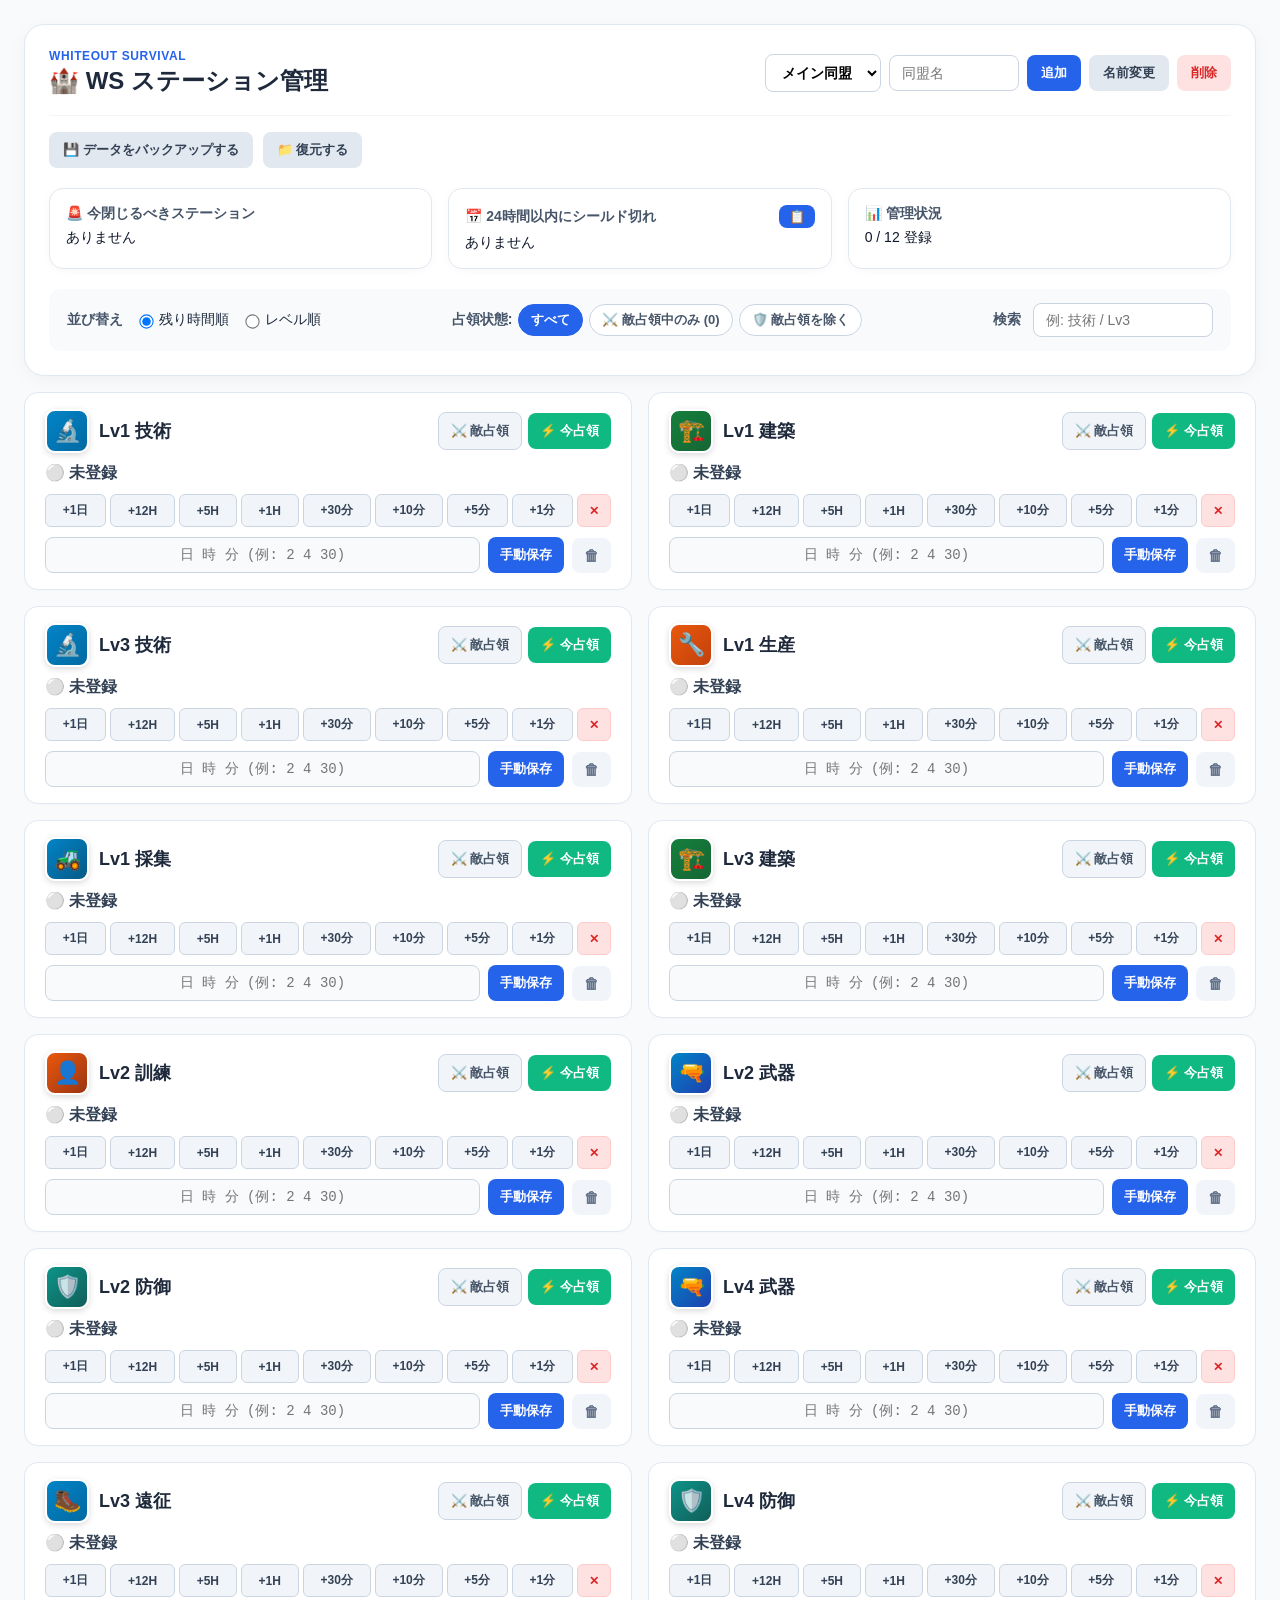
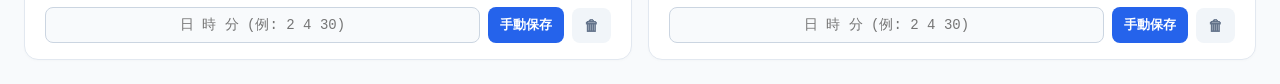
<file: station.html>
<!DOCTYPE html>
<html lang="ja">
<head>
  <meta charset="UTF-8" />
  <meta name="viewport" content="width=device-width, initial-scale=1.0" />
  <title>WS ステーション管理</title>
  <link rel="stylesheet" href="station.css" />
</head>

<body>

<div class="app-shell">

<header class="page-header">
  <div class="header-top">
    <div>
      <p class="eyebrow">Whiteout Survival</p>
      <h1>🏰 WS ステーション管理</h1>
    </div>

    <!-- コンパクトになった同盟管理エリア -->
    <div class="alliance-compact-panel">
      <select id="allianceSelect" class="alliance-select"></select>
      <input id="allianceNameInput" type="text" maxlength="30" placeholder="同盟名" />
      <button id="addAllianceBtn" class="btn btn-primary" type="button">追加</button>
      <button id="renameAllianceBtn" class="btn btn-secondary" type="button">名前変更</button>
      <button id="deleteAllianceBtn" class="btn btn-danger" type="button">削除</button>
    </div>
  </div>

  <!-- バックアップ・復元ボタンエリア -->
  <section style="margin: 16px 0 0 0; display: flex; gap: 10px; align-items: center;">
    <button onclick="exportData()" class="btn btn-secondary" type="button">💾 データをバックアップする</button>
    <label class="btn btn-secondary" style="cursor: pointer; display: inline-flex; align-items: center; margin: 0;">
      📁 復元する
      <input type="file" accept=".json" onchange="importData(event)" style="display: none;" />
    </label>
  </section>

  <section class="summary-grid">
    <article class="summary-card">
      <div class="summary-card__title">🚨 今閉じるべきステーション</div>
      <div id="closeNow" class="summary-card__body">ありません</div>
    </article>

    <article class="summary-card summary-card--warning">
    <div class="summary-card__title">
        📅 24時間以内にシールド切れ
        <button id="copyTodayBtn" class="copy-btn">📋</button>
    </div>

    <div id="todayStations" class="summary-card__body">
        ありません
    </div>
</article>

    <article class="summary-card">
      <div class="summary-card__title">📊 管理状況</div>
      <div id="allianceStats" class="summary-card__body">0 / 12 登録</div>
    </article>
  </section>

  <section class="toolbar">
    <div class="toolbar-group">
      <span class="field-label">並び替え</span>
      <label class="chip-option">
        <input type="radio" name="sort" value="time" checked />
        <span>残り時間順</span>
      </label>
      <label class="chip-option">
        <input type="radio" name="sort" value="level" />
        <span>レベル順</span>
      </label>
    </div>

    <div class="toolbar-group toolbar-group--search">
      <label class="field-label" for="searchInput">検索</label>
      <input id="searchInput" type="search" placeholder="例: 技術 / Lv3" />
    </div>
  </section>
</header>

<main>
  <section id="stations"></section>
</main>

</div>

<script src="station.js"></script>

</body>
</html>
</file>
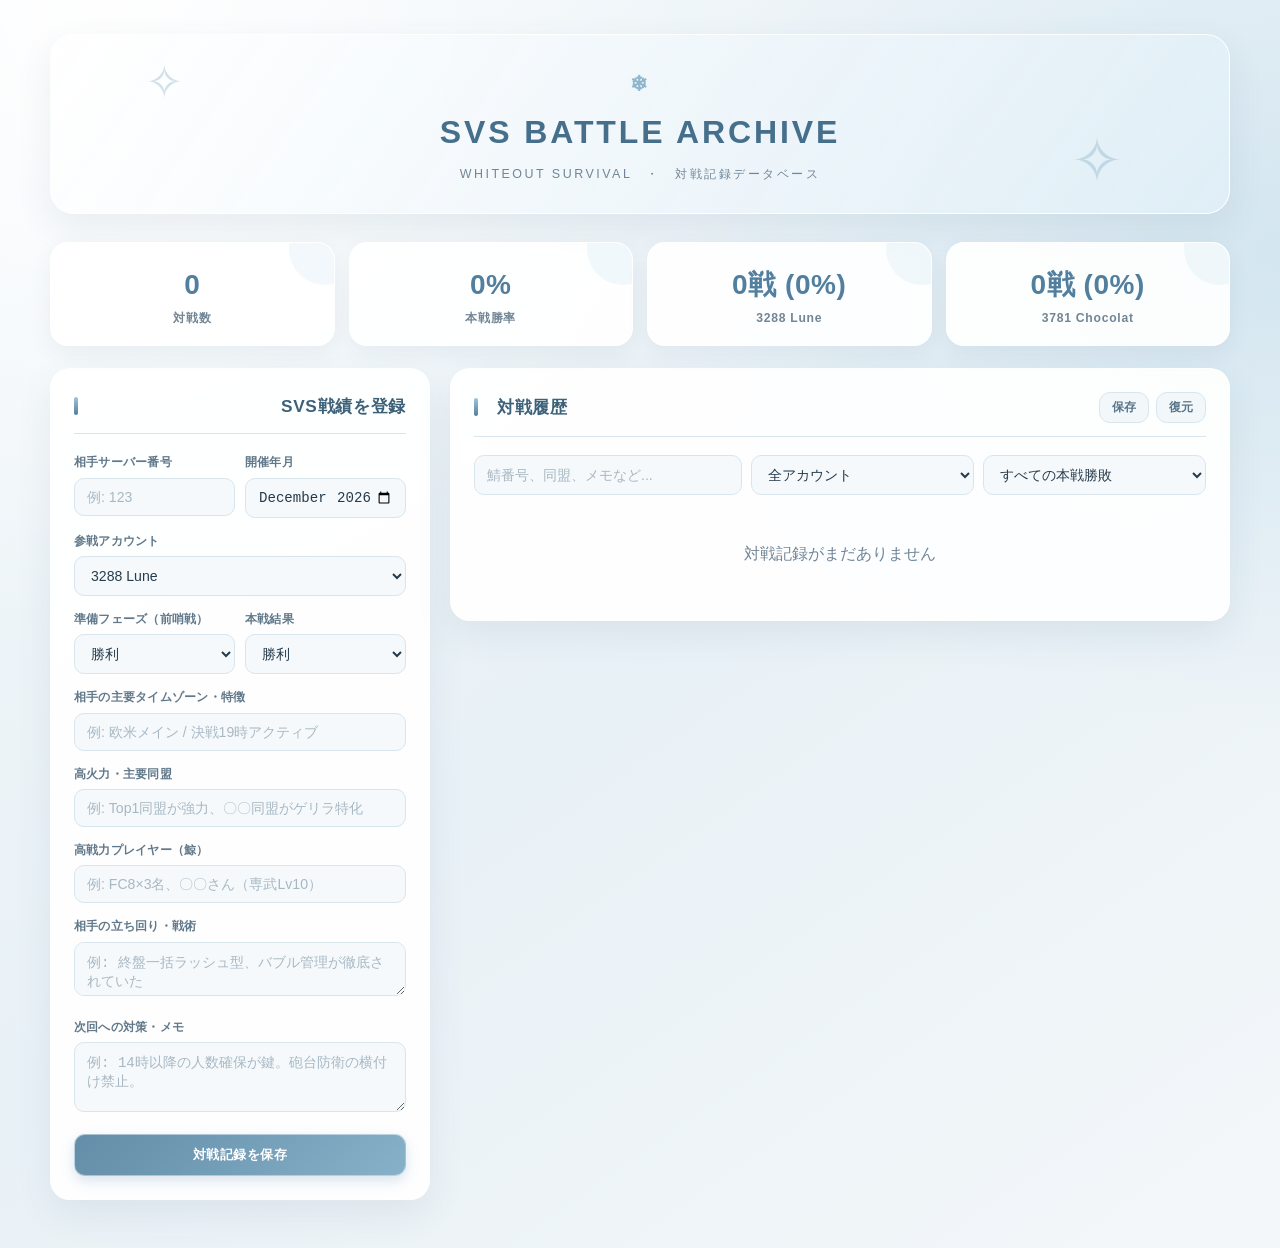
<file: svs_analyzer.html>
<!DOCTYPE html>
<html lang="ja">
<head>
  <meta charset="UTF-8">
  <meta name="viewport" content="width=device-width, initial-scale=1.0">
  <title>ホワサバ SVS対戦相手データアナライザー</title>
  <style>
    :root {
      --bg-main: #edf4f8;
      --bg-card: rgba(255,255,255,.92);
      --bg-input: #f5f9fc;
      --accent-blue: #527f9e;
      --accent-cyan: #8eb9d0;
      --accent-soft: #e5f0f6;
      --text-main: #263b4b;
      --text-sub: #718596;
      --border-color: #d8e5ed;
      --win-color: #4f9c83;
      --lose-color: #c87983;
      --silver: #b7cbd8;
      --shadow: 0 14px 36px rgba(54, 86, 108, .09);
    }

    * { box-sizing: border-box; margin: 0; padding: 0; }
    body {
      min-height: 100vh;
      background:
        radial-gradient(ellipse at 8% 0%, rgba(255,255,255,.95), transparent 36%),
        radial-gradient(ellipse at 100% 20%, rgba(190,218,234,.48), transparent 34%),
        linear-gradient(145deg, #f4f8fb 0%, #e8f1f6 52%, #f4f7fa 100%);
      color: var(--text-main);
      padding: 34px 20px 48px;
      line-height: 1.65;
      font-family: "Yu Gothic", "Hiragino Kaku Gothic ProN", "Meiryo", sans-serif;
    }

    .container { max-width: 1180px; margin: 0 auto; }

    header {
      position: relative;
      overflow: hidden;
      text-align: center;
      margin-bottom: 28px;
      padding: 32px 20px 28px;
      border: 1px solid rgba(255,255,255,.9);
      border-radius: 24px;
      background: linear-gradient(125deg, rgba(255,255,255,.88), rgba(225,239,247,.82));
      box-shadow: var(--shadow);
    }
    header::before, header::after {
      content: "✧";
      position: absolute;
      color: rgba(103,151,179,.28);
      font-size: 46px;
    }
    header::before { left: 8%; top: 10px; }
    header::after { right: 9%; bottom: 0; font-size: 62px; }
    header h1 {
      color: #466f8b;
      font-size: clamp(1.35rem, 3vw, 2rem);
      font-weight: 800;
      letter-spacing: .09em;
    }
    header h1::before {
      content: "❄";
      display: block;
      color: #8eb6cc;
      font-size: 1.3rem;
      margin-bottom: 5px;
    }
    header p {
      color: var(--text-sub);
      font-size: .78rem;
      letter-spacing: .2em;
      margin-top: 5px;
    }

    .dashboard {
      display: grid;
      grid-template-columns: repeat(4, minmax(0, 1fr));
      gap: 14px;
      margin-bottom: 22px;
    }
    .stat-card {
      position: relative;
      overflow: hidden;
      background: var(--bg-card);
      padding: 19px 14px 17px;
      border-radius: 18px;
      border: 1px solid rgba(255,255,255,.95);
      box-shadow: 0 8px 22px rgba(54,86,108,.07);
      text-align: center;
      transition: transform .2s, box-shadow .2s;
    }
    .stat-card:hover { transform: translateY(-3px); box-shadow: var(--shadow); }
    .stat-card::after {
      content: "";
      position: absolute;
      width: 72px; height: 72px;
      border-radius: 50%;
      background: rgba(180,211,228,.17);
      right: -27px; top: -30px;
    }
    .stat-card .value {
      font-size: clamp(1.25rem, 2.5vw, 1.75rem);
      font-weight: 800;
      color: var(--accent-blue);
      letter-spacing: .02em;
    }
    .stat-card .label {
      font-size: .76rem;
      color: var(--text-sub);
      font-weight: 700;
      letter-spacing: .06em;
    }

    .main-grid {
      display: grid;
      grid-template-columns: minmax(300px, 380px) minmax(0, 1fr);
      gap: 20px;
      align-items: start;
    }
    .panel {
      min-width: 0;
      background: var(--bg-card);
      padding: 23px;
      border-radius: 20px;
      border: 1px solid rgba(255,255,255,.95);
      box-shadow: var(--shadow);
    }
    .panel h2 {
      font-size: 1.08rem;
      color: #3e617a;
      margin-bottom: 18px;
      display: flex;
      justify-content: space-between;
      align-items: center;
      gap: 10px;
      border-bottom: 1px solid var(--border-color);
      padding-bottom: 13px;
      letter-spacing: .04em;
    }
    .panel h2::before {
      content: "";
      display: inline-block;
      width: 4px;
      height: 18px;
      border-radius: 5px;
      background: linear-gradient(#9fc6da, #527f9e);
      margin-right: 9px;
    }
    .panel h2 > div { display: flex; gap: 7px; margin-left: auto; }

    .form-group { margin-bottom: 13px; min-width: 0; }
    .form-row { display: flex; gap: 10px; }
    .form-row .form-group { flex: 1; min-width: 0; }
    label {
      display: block;
      font-size: .77rem;
      color: #61798a;
      font-weight: 700;
      margin-bottom: 5px;
      letter-spacing: .02em;
    }
    input, select, textarea {
      width: 100%;
      min-width: 0;
      padding: 10px 12px;
      background: var(--bg-input);
      border: 1px solid var(--border-color);
      border-radius: 10px;
      color: var(--text-main);
      font-size: .88rem;
      transition: border-color .2s, box-shadow .2s, background .2s;
    }
    input:focus, select:focus, textarea:focus {
      outline: none;
      border-color: #8eb9d0;
      box-shadow: 0 0 0 3px rgba(142,185,208,.2);
      background: #fff;
    }
    textarea { resize: vertical; }
    input::placeholder, textarea::placeholder { color: #a8b8c3; }

    button {
      width: 100%;
      padding: 11px 15px;
      background: linear-gradient(135deg, #638da8, #86b1c8);
      color: #fff;
      font-weight: 700;
      border: 1px solid rgba(255,255,255,.45);
      border-radius: 11px;
      cursor: pointer;
      box-shadow: 0 5px 13px rgba(82,127,158,.2);
      transition: transform .15s, filter .2s, box-shadow .2s;
      letter-spacing: .04em;
    }
    button:hover { filter: brightness(1.04); box-shadow: 0 7px 17px rgba(82,127,158,.25); }
    button:active { transform: translateY(1px) scale(.99); }
    .btn-secondary {
      background: #f2f7fa;
      border: 1px solid var(--border-color);
      color: #58758a;
      width: auto;
      padding: 6px 12px;
      font-size: .76rem;
      box-shadow: none;
      letter-spacing: 0;
    }
    .btn-secondary:hover, .btn-small:hover { background: #e7f1f6; filter: none; }
    .search-bar {
      display: flex;
      gap: 9px;
      margin-bottom: 16px;
      flex-wrap: wrap;
    }
    .search-bar input { flex: 1 1 180px; }
    .search-bar select { flex: 1 1 135px; }

    .record-list { display: flex; flex-direction: column; gap: 12px; }
    .record-card {
      background: linear-gradient(135deg, #fff, #fbfdfe);
      border-radius: 14px;
      padding: 15px 16px;
      border: 1px solid #e1ebf1;
      border-left: 4px solid var(--silver);
      box-shadow: 0 4px 13px rgba(54,86,108,.045);
      position: relative;
      transition: transform .18s, box-shadow .18s;
    }
    .record-card:hover { transform: translateY(-2px); box-shadow: 0 9px 20px rgba(54,86,108,.09); }
    .record-card.win { border-left-color: var(--win-color); }
    .record-card.lose { border-left-color: var(--lose-color); }
    .card-header {
      display: flex;
      justify-content: space-between;
      align-items: center;
      flex-wrap: wrap;
      gap: 8px;
      margin-bottom: 10px;
    }
    .server-no { font-weight: 800; font-size: 1.17rem; color: #527f9e; }
    .account-badge {
      background: #edf4f8;
      color: #64859b;
      padding: 3px 9px;
      border-radius: 20px;
      font-size: .7rem;
      font-weight: 700;
      margin-left: 5px;
    }
    .badge-group { display: flex; gap: 5px; align-items: center; flex-wrap: wrap; }
    .prep-badge, .result-badge {
      padding: 3px 9px;
      border-radius: 20px;
      font-weight: 700;
      font-size: .69rem;
    }
    .badge-win { background: #e4f3ed; color: #397d67; }
    .badge-lose { background: #f8e9eb; color: #a85e68; }
    .card-body {
      font-size: .83rem;
      color: var(--text-main);
      display: flex;
      flex-direction: column;
      gap: 5px;
    }
    .card-body strong { color: #71899a; }
    .card-memo {
      margin-top: 7px;
      padding: 10px 12px;
      background: #f1f6f9;
      border: 1px solid #e6eef3;
      border-radius: 9px;
      color: var(--text-main);
      white-space: pre-wrap;
      font-size: .82rem;
    }
    .card-actions { display: flex; justify-content: flex-end; gap: 7px; margin-top: 11px; }
    .btn-small {
      padding: 5px 12px;
      font-size: .73rem;
      width: auto;
      background: #f1f6f9;
      color: #58758a;
      border: 1px solid var(--border-color);
      box-shadow: none;
      letter-spacing: 0;
    }
    .btn-delete {
      background: #fbf0f1;
      color: #b66d76;
      border-color: #efdadd;
    }
    .btn-delete:hover { background: #f7e4e7; }

    @media (max-width: 900px) {
      .main-grid { grid-template-columns: 1fr; }
    }
    @media (max-width: 650px) {
      body { padding: 16px 11px 30px; }
      header { padding: 25px 12px 22px; border-radius: 18px; margin-bottom: 16px; }
      header::before { left: 4%; }
      header::after { right: 4%; }
      .dashboard { grid-template-columns: repeat(2, minmax(0, 1fr)); gap: 9px; margin-bottom: 15px; }
      .stat-card { padding: 14px 8px; border-radius: 14px; }
      .panel { padding: 17px 14px; border-radius: 17px; }
      .panel h2 { font-size: 1rem; }
      .form-row { gap: 8px; }
      .card-header { align-items: flex-start; }
      .badge-group { justify-content: flex-start; }
      .search-bar { flex-direction: column; }
      .search-bar input, .search-bar select { flex: auto; width: 100%; }
    }
  </style>
</head>
<body>

<div class="container">
  <header>
    <h1>SVS BATTLE ARCHIVE</h1>
    <p>WHITEOUT SURVIVAL　・　対戦記録データベース</p>
  </header>

  <div class="dashboard">
    <div class="stat-card">
      <div class="value" id="stat-total">0</div>
      <div class="label">対戦数</div>
    </div>
    <div class="stat-card">
      <div class="value" id="stat-winrate">0%</div>
      <div class="label">本戦勝率</div>
    </div>
    <div class="stat-card">
      <div class="value" id="stat-acc1">0 / 0%</div>
      <div class="label">3288 Lune</div>
    </div>
    <div class="stat-card">
      <div class="value" id="stat-acc2">0 / 0%</div>
      <div class="label">3781 Chocolat</div>
    </div>
  </div>

  <div class="main-grid">
    <!-- 登録フォーム -->
    <div class="panel">
      <h2 id="form-title">SVS戦績を登録</h2>
      <div id="svs-form">
        <input type="hidden" id="edit-id">
        <div class="form-row">
          <div class="form-group">
            <label for="server-num">相手サーバー番号</label>
            <input type="number" id="server-num" placeholder="例: 123">
          </div>
          <div class="form-group">
            <label for="svs-date">開催年月</label>
            <input type="month" id="svs-date">
          </div>
        </div>

        <div class="form-group">
          <label for="account-select">参戦アカウント</label>
          <select id="account-select" onchange="toggleCustomAccountInput()">
            <option value="3288 Lune">3288 Lune</option>
            <option value="3781 Chocolat">3781 Chocolat</option>
            <option value="両方">両方</option>
            <option value="custom">手入力（その他）</option>
          </select>
        </div>

        <div class="form-group" id="custom-account-group" style="display: none;">
          <label for="account-custom">アカウント名を手入力</label>
          <input type="text" id="account-custom" placeholder="例: メイン / 〇〇鯖サブ">
        </div>

        <div class="form-row">
          <div class="form-group">
            <label for="prep-result">準備フェーズ（前哨戦）</label>
            <select id="prep-result">
              <option value="win">勝利</option>
              <option value="lose">敗北</option>
            </select>
          </div>
          <div class="form-group">
            <label for="result">本戦結果</label>
            <select id="result">
              <option value="win">勝利</option>
              <option value="lose">敗北</option>
            </select>
          </div>
        </div>

        <div class="form-group">
          <label for="timezone">相手の主要タイムゾーン・特徴</label>
          <input type="text" id="timezone" placeholder="例: 欧米メイン / 決戦19時アクティブ">
        </div>

        <div class="form-group">
          <label for="alliances">高火力・主要同盟</label>
          <input type="text" id="alliances" placeholder="例: Top1同盟が強力、〇〇同盟がゲリラ特化">
        </div>

        <div class="form-group">
          <label for="whales">高戦力プレイヤー（鯨）</label>
          <input type="text" id="whales" placeholder="例: FC8×3名、〇〇さん（専武Lv10）">
        </div>

        <div class="form-group">
          <label for="tactics">相手の立ち回り・戦術</label>
          <textarea id="tactics" rows="2" placeholder="例: 終盤一括ラッシュ型、バブル管理が徹底されていた"></textarea>
        </div>

        <div class="form-group">
          <label for="memo">次回への対策・メモ</label>
          <textarea id="memo" rows="3" placeholder="例: 14時以降の人数確保が鍵。砲台防衛の横付け禁止。"></textarea>
        </div>

        <button type="button" id="submit-btn" onclick="saveRecord()">対戦記録を保存</button>
        <button type="button" id="cancel-btn" class="btn-secondary" onclick="resetForm()" style="display:none; margin-top:8px; width:100%;">キャンセル</button>
      </div>
    </div>

    <!-- 検索・履歴表示 -->
    <div class="panel">
      <h2>
        対戦履歴
        <div>
          <button class="btn-secondary" onclick="exportData()">保存</button>
          <button class="btn-secondary" onclick="importData()">復元</button>
        </div>
      </h2>

      <div class="search-bar">
        <input type="text" id="search-keyword" placeholder="鯖番号、同盟、メモなど..." oninput="renderRecords()">
        <select id="filter-account" onchange="renderRecords()">
          <option value="all">全アカウント</option>
          <option value="3288 Lune">3288 Lune</option>
          <option value="3781 Chocolat">3781 Chocolat</option>
          <option value="両方">両方</option>
        </select>
        <select id="filter-result" onchange="renderRecords()">
          <option value="all">すべての本戦勝敗</option>
          <option value="win">本戦勝利のみ</option>
          <option value="lose">本戦敗北のみ</option>
        </select>
      </div>

      <div class="record-list" id="record-list"></div>
    </div>
  </div>
</div>

<script>
  let records = JSON.parse(localStorage.getItem('svs_records') || '[]');

  document.addEventListener('DOMContentLoaded', () => {
    const today = new Date();
    document.getElementById('svs-date').value = today.toISOString().slice(0, 7);
    updateDashboard();
    renderRecords();
  });

  function toggleCustomAccountInput() {
    const select = document.getElementById('account-select').value;
    const customGroup = document.getElementById('custom-account-group');
    customGroup.style.display = (select === 'custom') ? 'block' : 'none';
  }

  function getSelectedAccountName() {
    const select = document.getElementById('account-select').value;
    if (select === 'custom') {
      return document.getElementById('account-custom').value.trim() || 'その他';
    }
    return select;
  }

  function saveRecord() {
    const serverNum = document.getElementById('server-num').value.trim();
    if (!serverNum) {
      alert('相手サーバー番号を入力してください');
      return;
    }

    const editId = document.getElementById('edit-id').value;
    
    const record = {
      id: editId ? Number(editId) : Date.now(),
      server: serverNum,
      date: document.getElementById('svs-date').value,
      account: getSelectedAccountName(),
      prepResult: document.getElementById('prep-result').value,
      result: document.getElementById('result').value,
      timezone: document.getElementById('timezone').value.trim(),
      alliances: document.getElementById('alliances').value.trim(),
      whales: document.getElementById('whales').value.trim(),
      tactics: document.getElementById('tactics').value.trim(),
      memo: document.getElementById('memo').value.trim()
    };

    if (editId) {
      records = records.map(r => String(r.id) === String(record.id) ? record : r);
    } else {
      records.unshift(record);
    }

    saveAndRefresh();
    resetForm();
  }

  function resetForm() {
    document.getElementById('server-num').value = '';
    document.getElementById('edit-id').value = '';
    document.getElementById('timezone').value = '';
    document.getElementById('alliances').value = '';
    document.getElementById('whales').value = '';
    document.getElementById('tactics').value = '';
    document.getElementById('memo').value = '';
    document.getElementById('account-custom').value = '';
    document.getElementById('account-select').value = '3288 Lune';
    document.getElementById('prep-result').value = 'win';
    document.getElementById('result').value = 'win';
    
    document.getElementById('form-title').innerText = 'SVS戦績を登録';
    document.getElementById('submit-btn').innerText = '対戦記録を保存';
    document.getElementById('cancel-btn').style.display = 'none';
    document.getElementById('custom-account-group').style.display = 'none';
    
    const today = new Date();
    document.getElementById('svs-date').value = today.toISOString().slice(0, 7);
  }

  function saveAndRefresh() {
    localStorage.setItem('svs_records', JSON.stringify(records));
    updateDashboard();
    renderRecords();
  }

  function updateDashboard() {
    const total = records.length;
    const wins = records.filter(r => r.result === 'win').length;
    const winRate = total ? Math.round((wins / total) * 100) : 0;

    document.getElementById('stat-total').innerText = total;
    document.getElementById('stat-winrate').innerText = `${winRate}%`;

    const calcAccount = (accName) => {
      const accRecords = records.filter(r => r.account === accName || r.account === '両方');
      const accTotal = accRecords.length;
      const accWins = accRecords.filter(r => r.result === 'win').length;
      const rate = accTotal ? Math.round((accWins / accTotal) * 100) : 0;
      return `${accTotal}戦 (${rate}%)`;
    };

    document.getElementById('stat-acc1').innerText = calcAccount('3288 Lune');
    document.getElementById('stat-acc2').innerText = calcAccount('3781 Chocolat');
  }

  function renderRecords() {
    const keyword = document.getElementById('search-keyword').value.toLowerCase();
    const filterAcc = document.getElementById('filter-account').value;
    const filterRes = document.getElementById('filter-result').value;
    const listEl = document.getElementById('record-list');

    const filtered = records.filter(r => {
      const matchKw = `#${r.server}`.includes(keyword) || 
                      r.account.toLowerCase().includes(keyword) ||
                      r.timezone.toLowerCase().includes(keyword) || 
                      (r.alliances && r.alliances.toLowerCase().includes(keyword)) ||
                      (r.whales && r.whales.toLowerCase().includes(keyword)) || 
                      r.tactics.toLowerCase().includes(keyword) || 
                      r.memo.toLowerCase().includes(keyword);
      const matchAcc = filterAcc === 'all' || r.account === filterAcc;
      const matchRes = filterRes === 'all' || r.result === filterRes;
      return matchKw && matchAcc && matchRes;
    });

    if (filtered.length === 0) {
      listEl.innerHTML = '<div style="text-align:center; color:var(--text-sub); padding:30px;">対戦記録がまだありません</div>';
      return;
    }

    listEl.innerHTML = filtered.map(r => {
      const prepText = r.prepResult === 'win' ? '準備 勝' : '準備 敗';
      const prepClass = r.prepResult === 'win' ? 'badge-win' : 'badge-lose';
      const mainText = r.result === 'win' ? '本戦 勝' : '本戦 敗';
      const mainClass = r.result === 'win' ? 'badge-win' : 'badge-lose';

      return `
        <div class="record-card ${r.result}">
          <div class="card-header">
            <div>
              <span class="server-no">#${r.server}</span>
              <span class="account-badge">${r.account}</span>
            </div>
            <div class="badge-group">
              <span style="font-size:0.75rem; color:var(--text-sub); margin-right:4px;">${r.date}</span>
              <span class="prep-badge ${prepClass}">${prepText}</span>
              <span class="result-badge ${mainClass}">${mainText}</span>
            </div>
          </div>
          <div class="card-body">
            ${r.timezone ? `<div><strong>時間帯:</strong> ${r.timezone}</div>` : ''}
            ${r.alliances ? `<div><strong>主要同盟:</strong> ${r.alliances}</div>` : ''}
            ${r.whales ? `<div><strong>高戦力(鯨):</strong> ${r.whales}</div>` : ''}
            ${r.tactics ? `<div><strong>立ち回り:</strong> ${r.tactics}</div>` : ''}
            ${r.memo ? `<div class="card-memo"><strong>対策メモ:</strong>\n${r.memo}</div>` : ''}
          </div>
          <div class="card-actions">
            <button class="btn-small" onclick="editRecord(${r.id})">編集</button>
            <button class="btn-small btn-delete" onclick="deleteRecord(${r.id})">削除</button>
          </div>
        </div>
      `;
    }).join('');
  }

  function editRecord(id) {
    const r = records.find(item => String(item.id) === String(id));
    if (!r) return;

    document.getElementById('edit-id').value = r.id;
    document.getElementById('server-num').value = r.server;
    document.getElementById('svs-date').value = r.date;
    
    const selectEl = document.getElementById('account-select');
    if (['3288 Lune', '3781 Chocolat', '両方'].includes(r.account)) {
      selectEl.value = r.account;
      document.getElementById('custom-account-group').style.display = 'none';
    } else {
      selectEl.value = 'custom';
      document.getElementById('custom-account-group').style.display = 'block';
      document.getElementById('account-custom').value = r.account;
    }

    document.getElementById('prep-result').value = r.prepResult || 'win';
    document.getElementById('result').value = r.result;
    document.getElementById('timezone').value = r.timezone || '';
    document.getElementById('alliances').value = r.alliances || '';
    document.getElementById('whales').value = r.whales || '';
    document.getElementById('tactics').value = r.tactics || '';
    document.getElementById('memo').value = r.memo || '';

    document.getElementById('form-title').innerText = '記録を編集';
    document.getElementById('submit-btn').innerText = '変更を更新';
    document.getElementById('cancel-btn').style.display = 'block';
  }

  function deleteRecord(id) {
    if (confirm('この記録を削除してもよろしいですか？')) {
      records = records.filter(r => String(r.id) !== String(id));
      saveAndRefresh();
    }
  }

  function exportData() {
    const blob = new Blob([JSON.stringify(records, null, 2)], { type: 'application/json' });
    const a = document.createElement('a');
    a.href = URL.createObjectURL(blob);
    a.download = `svs_records_${new Date().toISOString().slice(0,10)}.json`;
    a.click();
  }

  function importData() {
    const input = document.createElement('input');
    input.type = 'file';
    input.accept = 'application/json';
    input.onchange = (e) => {
      const file = e.target.files[0];
      if (!file) return;
      const reader = new FileReader();
      reader.onload = (event) => {
        try {
          const imported = JSON.parse(event.target.result);
          if (Array.isArray(imported)) {
            records = imported;
            saveAndRefresh();
            alert('データを正常に読み込みました！');
          }
        } catch (err) {
          alert('ファイルの読み込みに失敗しました。JSONの形式を確認してください。');
        }
      };
      reader.readAsText(file);
    };
    input.click();
  }
</script>
</body>
</html>
</file>
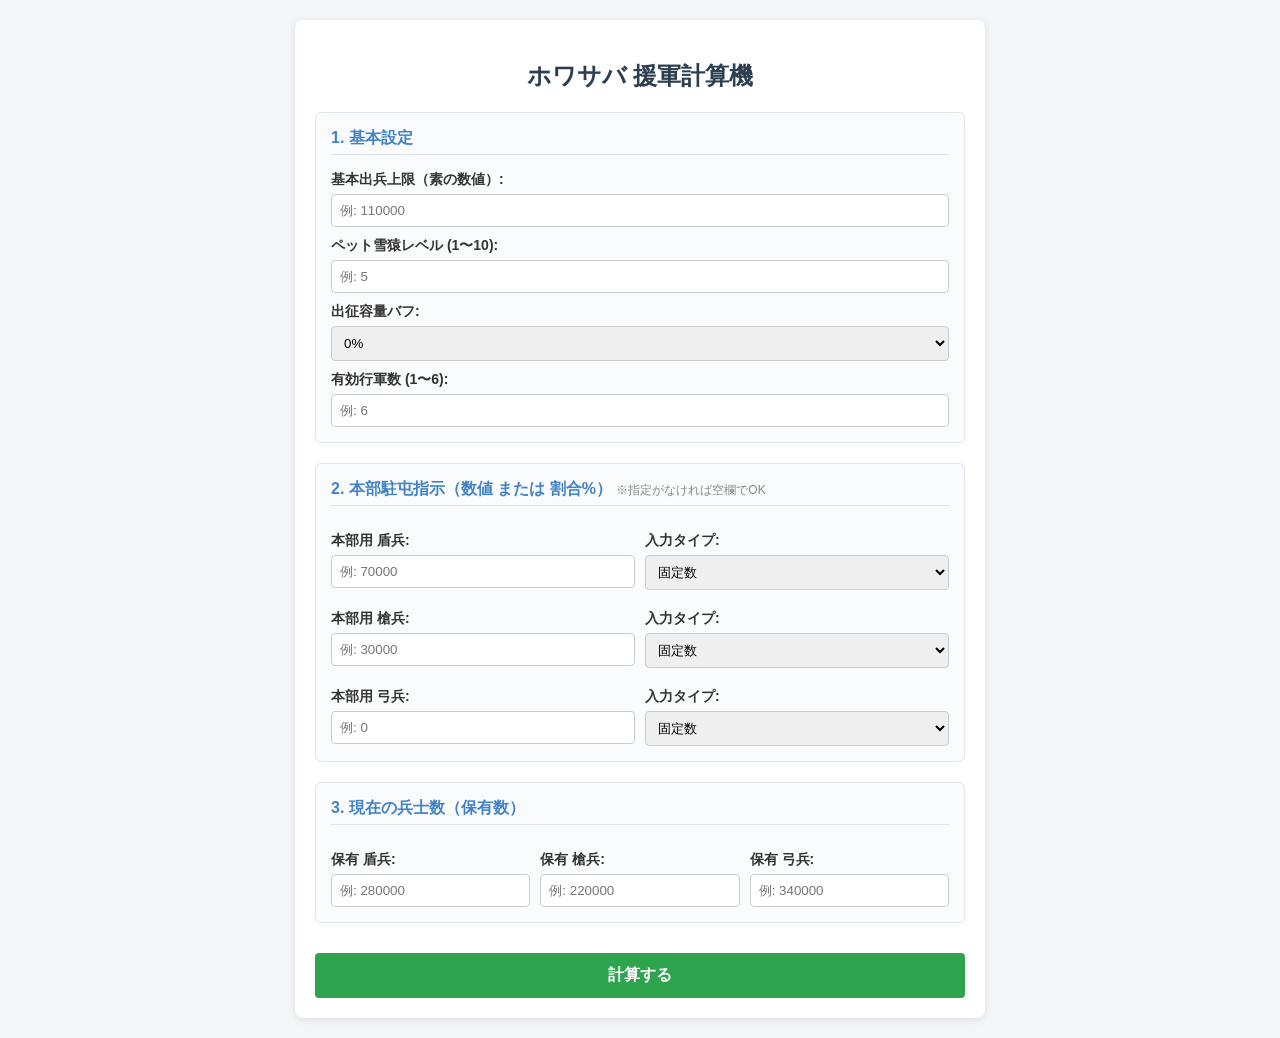
<file: whosaba.html>
<!DOCTYPE html>
<html lang="ja">
<head>
    <meta charset="UTF-8">
    <meta name="viewport" content="width=device-width, initial-scale=1.0">
    <title>ホワサバ 援軍・部隊割り振り計算機</title>
    <style>
        body { font-family: sans-serif; background-color: #f4f6f9; color: #333; margin: 0; padding: 20px; }
        .container { max-width: 650px; margin: 0 auto; background: #fff; padding: 20px; border-radius: 8px; box-shadow: 0 2px 8px rgba(0,0,0,0.1); }
        h2 { text-align: center; color: #2c3e50; }
        .section { margin-bottom: 20px; padding: 15px; background: #fafbfc; border: 1px solid #e1e4e8; border-radius: 6px; }
        .section h3 { margin-top: 0; font-size: 16px; color: #4183c4; border-bottom: 1px solid #e1e4e8; padding-bottom: 5px; }
        label { display: block; margin-top: 10px; font-size: 14px; font-weight: bold; }
        input, select { width: 100%; padding: 8px; margin-top: 5px; box-sizing: border-box; border: 1px solid #ccc; border-radius: 4px; }
        .row { display: flex; gap: 10px; }
        .row > div { flex: 1; }
        button { width: 100%; background: #2ea44f; color: white; border: none; padding: 12px; font-size: 16px; font-weight: bold; border-radius: 4px; cursor: pointer; margin-top: 10px; }
        button:hover { background: #2c974b; }
        table { width: 100%; margin-top: 15px; border-collapse: collapse; font-size: 14px; }
        th, td { border: 1px solid #ddd; padding: 8px; text-align: center; }
        th { background: #f1f8ff; }
        .summary { margin-top: 10px; font-size: 14px; color: #555; }
        .leftover-box { margin-top: 15px; padding: 12px; background: #eef2f7; border-radius: 6px; font-size: 14px; }
        .leftover-box h4 { margin: 0 0 8px 0; color: #2c3e50; font-size: 14px; }
        .placeholder-text { font-size: 12px; color: #888; font-weight: normal; }
    </style>
</head>
<body>

<div class="container">
    <h2>ホワサバ 援軍計算機</h2>
    
    <div class="section">
        <h3>1. 基本設定</h3>
        <label>基本出兵上限（素の数値）:</label>
        <input type="number" id="baseLimit" placeholder="例: 110000">
        
        <label>ペット雪猿レベル (1〜10):</label>
        <input type="number" id="snowApeLv" placeholder="例: 5" min="1" max="10">
        
        <label>出征容量バフ:</label>
        <select id="buffRate">
            <option value="0" selected>0%</option>
            <option value="0.1">10%</option>
            <option value="0.2">20%</option>
        </select>
        
        <label>有効行軍数 (1〜6):</label>
        <input type="number" id="activeTroops" placeholder="例: 6" min="1" max="6">
    </div>

    <div class="section">
        <h3>2. 本部駐屯指示（数値 または 割合%） <span class="placeholder-text">※指定がなければ空欄でOK</span></h3>
        <div class="row">
            <div>
                <label>本部用 盾兵:</label>
                <input type="number" id="hqShieldInput" placeholder="例: 70000">
            </div>
            <div>
                <label>入力タイプ:</label>
                <select id="hqShieldType">
                    <option value="num">固定数</option>
                    <option value="per">割合(%)</option>
                </select>
            </div>
        </div>
        <div class="row" style="margin-top: 10px;">
            <div>
                <label>本部用 槍兵:</label>
                <input type="number" id="hqSpearInput" placeholder="例: 30000">
            </div>
            <div>
                <label>入力タイプ:</label>
                <select id="hqSpearType">
                    <option value="num">固定数</option>
                    <option value="per">割合(%)</option>
                </select>
            </div>
        </div>
        <div class="row" style="margin-top: 10px;">
            <div>
                <label>本部用 弓兵:</label>
                <input type="number" id="hqBowInput" placeholder="例: 0">
            </div>
            <div>
                <label>入力タイプ:</label>
                <select id="hqBowType">
                    <option value="num">固定数</option>
                    <option value="per">割合(%)</option>
                </select>
            </div>
        </div>
    </div>

    <div class="section">
        <h3>3. 現在の兵士数（保有数）</h3>
        <div class="row">
            <div>
                <label>保有 盾兵:</label>
                <input type="number" id="myShields" placeholder="例: 280000">
            </div>
            <div>
                <label>保有 槍兵:</label>
                <input type="number" id="mySpears" placeholder="例: 220000">
            </div>
            <div>
                <label>保有 弓兵:</label>
                <input type="number" id="myBows" placeholder="例: 340000">
            </div>
        </div>
    </div>

    <button onclick="calculate()">計算する</button>

    <div class="section" id="resultSection" style="display:none; margin-top: 20px;">
        <h3>4. 各行軍の割り振り結果</h3>
        <div class="summary" id="capacitySummary"></div>
        <table>
            <thead>
                <tr>
                    <th>部隊</th>
                    <th>盾兵</th>
                    <th>槍兵</th>
                    <th>弓兵</th>
                    <th>合計</th>
                </tr>
            </thead>
            <tbody id="resultTableBody"></tbody>
        </table>

        <div class="leftover-box" id="leftoverSummary">
            <h4>🏠 自都市に残る兵士数</h4>
            <div id="leftoverText"></div>
        </div>
    </div>
</div>

<script>
function calculate() {
    try {
        const baseLimit = parseFloat(document.getElementById('baseLimit').value) || 0;
        const snowApeLv = parseInt(document.getElementById('snowApeLv').value) || 0;
        const buffRate = parseFloat(document.getElementById('buffRate').value) || 0;
        const activeTroops = parseInt(document.getElementById('activeTroops').value) || 1;
        
        let myShields = parseFloat(document.getElementById('myShields').value) || 0;
        let mySpears = parseFloat(document.getElementById('mySpears').value) || 0;
        let myBows = parseFloat(document.getElementById('myBows').value) || 0;
        
        if (baseLimit === 0) {
            alert("基本出兵上限を入力してください！");
            return;
        }

        const unitCapacity = baseLimit + (snowApeLv * 1500) + (baseLimit * buffRate);
        const totalCapacity = unitCapacity * activeTroops;
        
        document.getElementById('capacitySummary').innerHTML = 
            `1部隊上限: <b>${Math.floor(unitCapacity).toLocaleString()}</b> / 総出兵容量: <b>${Math.floor(totalCapacity).toLocaleString()}</b>`;
        
        // 本部指定の目標値計算
        let hqShieldRaw = parseFloat(document.getElementById('hqShieldInput').value) || 0;
        let hqShieldMode = document.getElementById('hqShieldType').value;
        let targetShieldTotal = hqShieldRaw > 0 ? (hqShieldMode === 'per' ? (totalCapacity * (hqShieldRaw / 100)) : hqShieldRaw) : 0;
        
        let hqSpearRaw = parseFloat(document.getElementById('hqSpearInput').value) || 0;
        let hqSpearMode = document.getElementById('hqSpearType').value;
        let targetSpearTotal = hqSpearRaw > 0 ? (hqSpearMode === 'per' ? (totalCapacity * (hqSpearRaw / 100)) : hqSpearRaw) : 0;

        let hqBowRaw = parseFloat(document.getElementById('hqBowInput').value) || 0;
        let hqBowMode = document.getElementById('hqBowType').value;
        let targetBowTotal = hqBowRaw > 0 ? (hqBowMode === 'per' ? (totalCapacity * (hqBowRaw / 100)) : hqBowRaw) : 0;

        let targetShieldPlus = targetShieldTotal > 0 ? targetShieldTotal + 1000 : 0;
        let targetSpearPlus = targetSpearTotal > 0 ? targetSpearTotal + 1000 : 0;
        let targetBowPlus = targetBowTotal > 0 ? targetBowTotal + 1000 : 0;

        // 各軍の割り振り配列
        let troopsShields = new Array(activeTroops).fill(0);
        let troopsSpears = new Array(activeTroops).fill(0);
        let troopsBows = new Array(activeTroops).fill(0);

        let stockShields = myShields;
        let stockSpears = mySpears;
        let stockBows = myBows;

        // --- ステップ1〜3: 基本の均等割り振り（上限厳守） ---
        let eachShield = stockShields / activeTroops;
        for (let i = 0; i < activeTroops; i++) {
            let cap = unitCapacity - (troopsShields[i] + troopsSpears[i] + troopsBows[i]);
            let add = Math.min(cap, eachShield, stockShields);
            troopsShields[i] += add;
            stockShields -= add;
        }

        let eachSpear = stockSpears / activeTroops;
        for (let i = 0; i < activeTroops; i++) {
            let cap = unitCapacity - (troopsShields[i] + troopsSpears[i] + troopsBows[i]);
            if (cap > 0 && stockSpears > 0) {
                let add = Math.min(cap, eachSpear, stockSpears);
                troopsSpears[i] += add;
                stockSpears -= add;
            }
        }

        let eachBow = stockBows / activeTroops;
        for (let i = 0; i < activeTroops; i++) {
            let cap = unitCapacity - (troopsShields[i] + troopsSpears[i] + troopsBows[i]);
            if (cap > 0 && stockBows > 0) {
                let add = Math.min(cap, eachBow, stockBows);
                troopsBows[i] += add;
                stockBows -= add;
            }
        }

        // --- ステップ4〜5: 1軍のチェックと調整（上限厳守） ---
        // A. 盾の調整
        if (targetShieldPlus > 0 && troopsShields[0] < targetShieldPlus) {
            let needed = targetShieldPlus - troopsShields[0];
            let g1Free = unitCapacity - (troopsShields[0] + troopsSpears[0] + troopsBows[0]);
            let addCity = Math.min(needed, stockShields, g1Free);
            troopsShields[0] += addCity;
            stockShields -= addCity;
            needed -= addCity;

            if (needed > 0 && activeTroops > 1) {
                let remTroops = activeTroops - 1;
                let takePerTroop = Math.ceil(needed / remTroops);
                let actuallyCollected = 0;

                for (let i = 1; i < activeTroops; i++) {
                    let canTake = Math.min(troopsShields[i], takePerTroop);
                    troopsShields[i] -= canTake;
                    actuallyCollected += canTake;
                }
                // 1軍の空き容量を超えないように制限
                let finalAdd = Math.min(actuallyCollected, unitCapacity - (troopsShields[0] + troopsSpears[0] + troopsBows[0]));
                troopsShields[0] += finalAdd;
            }
        }

        // B. 槍の調整
        if (targetSpearPlus > 0 && troopsSpears[0] < targetSpearPlus) {
            let needed = targetSpearPlus - troopsSpears[0];
            let g1Free = unitCapacity - (troopsShields[0] + troopsSpears[0] + troopsBows[0]);
            let addCity = Math.min(needed, stockSpears, g1Free);
            troopsSpears[0] += addCity;
            stockSpears -= addCity;
            needed -= addCity;

            if (needed > 0 && activeTroops > 1) {
                let remTroops = activeTroops - 1;
                let takePerTroop = Math.ceil(needed / remTroops);
                let actuallyCollected = 0;

                for (let i = 1; i < activeTroops; i++) {
                    let canTake = Math.min(troopsSpears[i], takePerTroop);
                    troopsSpears[i] -= canTake;
                    actuallyCollected += canTake;
                }
                let finalAdd = Math.min(actuallyCollected, unitCapacity - (troopsShields[0] + troopsSpears[0] + troopsBows[0]));
                troopsSpears[0] += finalAdd;
            }
        }

        // C. 弓の調整
        if (targetBowPlus > 0 && troopsBows[0] < targetBowPlus) {
            let needed = targetBowPlus - troopsBows[0];
            let g1Free = unitCapacity - (troopsShields[0] + troopsSpears[0] + troopsBows[0]);
            let addCity = Math.min(needed, stockBows, g1Free);
            troopsBows[0] += addCity;
            stockBows -= addCity;
            needed -= addCity;

            if (needed > 0 && activeTroops > 1) {
                let remTroops = activeTroops - 1;
                let takePerTroop = Math.ceil(needed / remTroops);
                let actuallyCollected = 0;

                for (let i = 1; i < activeTroops; i++) {
                    let canTake = Math.min(troopsBows[i], takePerTroop);
                    troopsBows[i] -= canTake;
                    actuallyCollected += canTake;
                }
                let finalAdd = Math.min(actuallyCollected, unitCapacity - (troopsShields[0] + troopsSpears[0] + troopsBows[0]));
                troopsBows[0] += finalAdd;
            }
        }

        // --- 全体の余り枠を上から順に埋め直す（各軍の上限を絶対に超えない） ---
        for (let i = 0; i < activeTroops; i++) {
            let free = unitCapacity - (troopsShields[i] + troopsSpears[i] + troopsBows[i]);
            if (free > 0 && stockShields > 0) {
                let add = Math.min(free, stockShields);
                troopsShields[i] += add; stockShields -= add; free -= add;
            }
            if (free > 0 && stockSpears > 0) {
                let add = Math.min(free, stockSpears);
                troopsSpears[i] += add; stockSpears -= add; free -= add;
            }
            if (free > 0 && stockBows > 0) {
                let add = Math.min(free, stockBows);
                troopsBows[i] += add; stockBows -= add; free -= add;
            }
        }

        // --- テーブル出力 & 自都市残り計算 ---
        let tbodyHtml = '';
        let totalAllocatedShields = 0;
        let totalAllocatedSpears = 0;
        let totalAllocatedBows = 0;

        for (let i = 0; i < activeTroops; i++) {
            let sN = Math.floor(troopsShields[i]);
            let spN = Math.floor(troopsSpears[i]);
            let bN = Math.floor(troopsBows[i]);
            let totalN = sN + spN + bN;

            totalAllocatedShields += sN;
            totalAllocatedSpears += spN;
            totalAllocatedBows += bN;

            tbodyHtml += `<tr>
                <td>${i + 1}軍</td>
                <td>${sN.toLocaleString()}</td>
                <td>${spN.toLocaleString()}</td>
                <td>${bN.toLocaleString()}</td>
                <td><b>${totalN.toLocaleString()}</b></td>
            </tr>`;
        }
        
        document.getElementById('resultTableBody').innerHTML = tbodyHtml;

        let leftShields = Math.max(0, myShields - totalAllocatedShields);
        let leftSpears = Math.max(0, mySpears - totalAllocatedSpears);
        let leftBows = Math.max(0, myBows - totalAllocatedBows);

        document.getElementById('leftoverText').innerHTML = 
            `盾兵: <b>${Math.floor(leftShields).toLocaleString()}</b> / ` +
            `槍兵: <b>${Math.floor(leftSpears).toLocaleString()}</b> / ` +
            `弓兵: <b>${Math.floor(leftBows).toLocaleString()}</b>`;

        document.getElementById('resultSection').style.display = 'block';
    } catch (e) {
        alert("計算中にエラーが発生しました: " + e.message);
    }
}
</script>

</body>
</html>
</file>
<file: style.css>
/* ==========================================
   Whiteout Checklist V4.9
   style.css (ピン留め固定＆ソート安定化対応)
========================================== */

:root{
    --bg:#eef4ff;
    --card:#ffffff;
    --blue:#4b82ff;
    --blue2:#6fa0ff;
    --border:#d8e5ff;
    --text:#2d3748;
    --success:#53c26d;
    --shadow: 0 4px 15px rgba(0,0,0,.08);
    --radius:16px;
}

*{
    margin:0;
    padding:0;
    box-sizing:border-box;
}

body{
    background:var(--bg);
    font-family: "Yu Gothic UI", "Segoe UI", sans-serif;
    color:var(--text);
    padding:18px;
}

.container{
    max-width:1800px;
    margin:auto;
}

/* HEADER */
.top-header{
    display:flex;
    justify-content:space-between;
    align-items:flex-start;
    gap:20px;
    background:var(--card);
    border-radius:var(--radius);
    padding:14px 18px;
    margin-bottom:18px;
    box-shadow:var(--shadow);
}

.character-bar{ display:flex; gap:10px; flex-wrap:wrap; }
.character-btn{ width:120px; border:none; cursor:pointer; border-radius:12px; background:#edf4ff; padding:10px; transition:.2s; }
.character-btn:hover{ transform:translateY(-2px); }
.character-btn.active{ background:var(--blue); color:white; }
.character-name{ font-size:15px; font-weight:bold; }
.character-progress{ margin-top:4px; font-size:13px; opacity:.85; }

.header-right{ display:flex; gap:18px; }
.bear-card{ width:200px; border:1px solid var(--border); border-radius:14px; background:#f8fbff; padding:12px; }
.bear-title{ font-size:13px; color:#666; }
.bear-date-row{ margin-top:5px; display:flex; justify-content:space-between; align-items:center; }
#bearDate{ font-size:24px; font-weight:bold; }
#bearTime{ margin-top:5px; font-size:16px; color:#666; }
.icon-btn{ border:none; background:none; cursor:pointer; font-size:18px; }

.progress-card{ width:340px; }
.progress-header{ display:flex; justify-content:space-between; margin-bottom:8px; font-weight:bold; }
.progress-bar{ width:100%; height:18px; background:#dbe7ff; border-radius:999px; overflow:hidden; }
.progress-fill{ width:0%; height:100%; background: linear-gradient(90deg, #53c26d, #87e49f); transition:.3s; }
.progress-count{ margin-top:6px; text-align:center; font-size:13px; color:#666; }

.dashboard{ display:grid; grid-template-columns: 260px 340px 1fr; gap:18px; align-items:start; }
.card{ background:var(--card); border-radius:var(--radius); box-shadow:var(--shadow); padding:18px; }
.card h2{ margin-bottom:15px; color:var(--blue); font-size:20px; }

.task-container{ display:flex; flex-direction:column; gap:8px; }
.task-item{ display:flex; align-items:center; gap:10px; padding:8px 10px; border-radius:10px; transition:.2s; cursor:pointer; }
.task-item:hover{ background:#f5f9ff; }
.task-item.checked{ background:#edf4ff; color:#888; text-decoration:line-through; }

.time-table{ width:100%; border-collapse:collapse; }
.time-table th{ padding:10px; border:1px solid var(--border); font-size:15px; }
.time-table td{ border:1px solid #e8eefb; padding:8px; text-align:center; }
.time-table td:first-child{ text-align:left; white-space:nowrap; font-weight:600; }

.time9{ background:#fff5b5; }
.time17{ background:#ffd8a8; }
.time1{ background:#dce8ff; }
.small-note{ display:block; margin-top:3px; font-size:11px; color:#777; }

.repeat-card { margin-top: 12px; }
.repeat-row { padding: 12px; margin-bottom: 10px; background: #f8fbff; border: 1px solid #d8e5ff; border-radius: 12px; }
.repeat-row:last-child { margin-bottom: 0; }
.repeat-header { display: flex; justify-content: space-between; align-items: center; margin-bottom: 6px; }
.repeat-title { font-weight: bold; font-size: 14px; color: #2d3748; }
.repeat-count-badge { font-size: 12px; background: #e2edff; color: #3182ce; padding: 2px 8px; border-radius: 12px; font-weight: bold; }
.repeat-stars-row { color: #ffcf4a; font-size: 14px; letter-spacing: 2px; margin-bottom: 8px; word-break: break-all; }
.repeat-bottom { display: flex; align-items: center; justify-content: space-between; gap: 10px; }
.repeat-time { font-family: Consolas, Monaco, monospace; font-weight: bold; font-size: 14px; color: #e53e3e; background: #fff5f5; padding: 6px 12px; border-radius: 6px; border: 1px solid #fed7d7; }
.repeat-time.ready { color: #276749; background: #f0fff4; border-color: #c6f6d5; }
.repeat-add-btn { background: var(--blue); color: white; border: none; border-radius: 8px; padding: 8px 16px; font-size: 13px; font-weight: bold; cursor: pointer; transition: .2s; }
.repeat-add-btn:hover { background: var(--blue2); }

.bottom-area{ margin-top:18px; display:grid; grid-template-columns: 2fr 1fr; gap:18px; }
.card-header{ display:flex; justify-content:space-between; align-items:center; margin-bottom:12px; }
.primary-btn{ border:none; cursor:pointer; border-radius:8px; padding:8px 14px; background:var(--blue); color:white; }
.primary-btn:hover{ background:var(--blue2); }
.success-btn{ border:none; cursor:pointer; border-radius:8px; padding:8px 14px; background:var(--success); color:white; }
.input-form{ display:flex; gap:8px; margin-bottom:12px; flex-wrap:wrap; }
.input-form.hidden{ display:none !important; }
.input-form input{ flex:1; min-width:140px; padding:8px; border:1px solid var(--border); border-radius:8px; }

.event-container{ display:grid; grid-template-columns:repeat(2,1fr); gap:10px; }
.event-item{ display:flex; justify-content:space-between; align-items:center; gap:12px; padding:12px 16px; margin-bottom:10px; border:1px solid #d7e4ff; border-radius:10px; background:#fff; transition: background 0.2s, border-color 0.2s; }
.event-item.is-pinned { background: #fffdf0; border-color: #fbd38d; }
.event-item.checked{ opacity:.55; }
.event-left{ flex:1; }
.event-title{ font-size:16px; font-weight:bold; margin-bottom:4px; display:flex; align-items:center; gap:6px; flex-wrap:wrap; }
.pinned-tag { font-size: 11px; background: #feebc8; color: #c05621; border-radius: 6px; padding: 1px 6px; font-weight: bold; }
.event-memo{ color:#666; font-size:13px; margin-top:2px; }
.event-right{ display:flex; gap:6px; align-items:center; }
.event-right button{ width:34px; height:34px; cursor:pointer; border-radius: 6px; border: 1px solid #e2e8f0; background: #f8fafc; }
.event-right button:hover { background: #edf2f7; }
.event-right button.pin-btn.active { background: #feebc8; border-color: #fbd38d; }
.event-hidden{ opacity:0.4; filter:grayscale(100%); }
.event-item.event-hidden .event-title { text-decoration: line-through; color: #94a3b8; }

.officer-card{ display:flex; flex-direction:column; height:780px; }
#officerContainer{ flex:1; overflow-y:auto; padding-right:8px; }
.officer-item{ display:grid; grid-template-columns: 28px 1fr auto; gap:10px; align-items:center; padding:8px 10px; background:#f8fbff; border:1px solid var(--border); border-radius:10px; }
.officer-item.checked{ opacity:.55; text-decoration:line-through; }
.officer-delete{ width:30px; height:30px; border:none; border-radius:8px; cursor:pointer; background:#edf4ff; }
.officer-delete:hover{ background:#dce8ff; }

.station-card { background: white; border: 1px solid #d6e4ff; border-radius: 18px; padding: 16px; min-width: 240px; display: flex; flex-direction: column; justify-content: space-between; }
.station-title{ font-weight:bold; font-size:18px; }
.station-count{ font-size:16px; font-weight:bold; }

.underground-card{ margin-top:18px; }
.memo-button{ width:100%; text-align:left; padding:12px 16px; border:none; border-radius:10px; cursor:pointer; background:#edf4ff; color:var(--blue); font-weight:bold; font-size:16px; }
.memo-button:hover{ background:#dce8ff; }
.memo-body{ margin-top:12px; padding:14px; background:#f8fbff; border-radius:10px; }
.memo-body.hidden{ display:none !important; }
.memo-body pre{ white-space:pre-wrap; line-height:1.8; font-family: Consolas, "Yu Gothic UI", monospace; }

::-webkit-scrollbar{ width:9px; }
::-webkit-scrollbar-thumb{ background:#c8d8ff; border-radius:999px; }
::-webkit-scrollbar-track{ background:transparent; }

/* 🌸 可愛い一括ボタン */
.quick-action-bar.cute-bar { display: flex; gap: 8px; margin-bottom: 14px; flex-wrap: wrap; }
.quick-btn.cute-btn { border: none; border-radius: 20px; padding: 6px 14px; font-size: 12px; font-weight: bold; cursor: pointer; box-shadow: 0 3px 6px rgba(0,0,0,0.1); transition: all 0.2s ease; display: inline-flex; align-items: center; gap: 4px; }
.quick-btn.cute-btn:hover { transform: translateY(-2px); box-shadow: 0 5px 10px rgba(0,0,0,0.15); }
.quick-btn.cute-btn:active { transform: translateY(1px); }
.quick-btn.cute-btn.daily-all { background: linear-gradient(135deg, #abecd6 0%, #fbed96 100%); color: #2d5a44; }
.quick-btn.cute-btn.day { background: linear-gradient(135deg, #ff9a9e 0%, #fecfef 100%); color: #5a2e38; }
.quick-btn.cute-btn.night { background: linear-gradient(135deg, #a1c4fd 0%, #c2e9fb 100%); color: #1e3c72; }
.quick-btn.cute-btn.reset { background: #e2e8f0; color: #64748b; }

.time-quick-btn { background: linear-gradient(135deg, #e0c3fc 0%, #8ec5fc 100%); border: none; border-radius: 12px; padding: 3px 8px; font-size: 11px; font-weight: bold; color: #4a2574; margin-top: 4px; cursor: pointer; box-shadow: 0 2px 4px rgba(0,0,0,0.08); transition: 0.2s; }
.time-quick-btn:hover { transform: scale(1.05); }

/* ⚡ 時短モード */
body.short-mode .city-card,
body.short-mode .bottom-area,
body.short-mode .two-column-layout { display: none !important; }

/* 🏷 イベントバッジ */
.event-badge { font-size: 11px; font-weight: bold; padding: 2px 8px; border-radius: 12px; display: inline-block; }
.event-badge.active { background: #ffe3e3; color: #e53e3e; }
.event-badge.upcoming { background: #eef2ff; color: #4338ca; }
.event-badge.ended { background: #f3f4f6; color: #9ca3af; }

/* 🪟 定例セット モーダル ポップアップ (非表示クラスの確実化) */
.hidden { display: none !important; }

.modal-overlay { position: fixed; top: 0; left: 0; width: 100%; height: 100%; background: rgba(0, 0, 0, 0.4); display: flex; justify-content: center; align-items: center; z-index: 999; backdrop-filter: blur(2px); }
.modal-overlay.hidden { display: none !important; }
.modal-content { background: white; border-radius: 16px; padding: 20px; width: 90%; max-width: 540px; max-height: 85vh; overflow-y: auto; box-shadow: 0 10px 25px rgba(0,0,0,0.2); }
.modal-header { display: flex; justify-content: space-between; align-items: center; margin-bottom: 15px; border-bottom: 2px solid #edf2f7; padding-bottom: 10px; }
.modal-close-btn { background: none; border: none; font-size: 20px; cursor: pointer; color: #a0aec0; }

.preset-group { margin-bottom: 16px; }
.preset-group h4 { font-size: 13px; color: #4a5568; margin-bottom: 8px; }
.preset-btn-grid { display: grid; grid-template-columns: repeat(2, 1fr); gap: 8px; }
.preset-btn { background: #f7fafc; border: 1px solid #e2e8f0; border-radius: 10px; padding: 8px 12px; font-size: 13px; font-weight: bold; color: #2d3748; cursor: pointer; transition: 0.2s; text-align: left; }
.preset-btn:hover { background: #edf2f7; border-color: #cbd5e0; }

.time-select-grid { display: grid; grid-template-columns: repeat(3, 1fr); gap: 6px; }
.time-select-btn { background: #ebf8ff; border: 1px solid #bee3f8; color: #2b6cb0; border-radius: 8px; padding: 8px; font-weight: bold; cursor: pointer; transition: 0.2s; font-size: 12px; text-align: center; }
.time-select-btn:hover { background: #3182ce; color: white; }

/* ==========================================
   🏰 都市チェック用デザインバランス調整
========================================== */

.city-card {
    align-self: start;
}

.city-item {
    display: flex;
    align-items: center;
    justify-content: space-between;
    gap: 12px;
    padding: 10px 12px !important;
    margin-bottom: 4px;
    border-bottom: 1px dashed var(--border);
}

.city-item:last-child {
    border-bottom: none;
    margin-bottom: 0;
}

.city-label {
    flex: 1;
    font-size: 16px !important;
    font-weight: 600;
    color: var(--text);
}

.city-check {
    display: flex;
    align-items: center;
    gap: 6px;
    font-size: 15px !important;
}

/* ==========================================
   ☑ 大きくて押しやすいチェックボックス設定
========================================== */

.task-item input[type="checkbox"],
.event-item input[type="checkbox"],
.officer-item input[type="checkbox"],
.time-table input[type="checkbox"] {
    width: 28px !important;
    height: 28px !important;
    cursor: pointer;
    accent-color: var(--blue);
    border-radius: 6px;
    transition: transform 0.1s ease;
}

.city-check input[type="checkbox"] {
    width: 24px !important;
    height: 24px !important;
    cursor: pointer;
    accent-color: var(--blue);
    border-radius: 5px;
}

input[type="checkbox"]:active {
    transform: scale(0.92);
}

.task-item, .event-item {
    padding: 12px 14px !important;
}

@media (max-width:1200px){ .dashboard, .bottom-area { grid-template-columns:1fr; } }
@media (max-width:700px){ body{ padding:10px; } .preset-btn-grid { grid-template-columns: 1fr; } }
/* 非表示項目の設定用スタイル */
.task-hidden {
    opacity: 0.45;
    background: #f1f5f9;
    border-radius: 6px;
}
/* 非表示項目の設定用スタイル */
.task-hidden {
    opacity: 0.45;
    background: #f1f5f9;
    border-radius: 6px;
}
/* 📅 今後の予定（予告）見出し用スタイル */
.upcoming-section-header {
    grid-column: 1 / -1;
    font-size: 14px;
    font-weight: bold;
    color: #4338ca;
    background: #eef2ff;
    padding: 6px 12px;
    border-radius: 8px;
    margin-top: 10px;
    margin-bottom: 4px;
    border-left: 4px solid #6366f1;
}
/* ==========================================
   📝 がっつりメモ帳（定型文・長文保存）スタイル
========================================== */
.free-memo-card {
    background: var(--card);
    border-radius: var(--radius);
    box-shadow: var(--shadow);
    padding: 18px;
}

.memo-scope-switch {
    display: inline-flex;
    background: #edf4ff;
    padding: 4px;
    border-radius: 10px;
    gap: 4px;
}

.scope-btn {
    border: none;
    background: transparent;
    padding: 6px 12px;
    border-radius: 8px;
    font-size: 13px;
    font-weight: bold;
    color: #64748b;
    cursor: pointer;
    transition: 0.2s;
}

.scope-btn.active {
    background: var(--blue);
    color: white;
    box-shadow: 0 2px 5px rgba(75, 130, 255, 0.3);
}

.free-memo-layout {
    display: grid;
    grid-template-columns: 240px 1fr;
    gap: 16px;
    min-height: 260px;
}

.free-memo-sidebar {
    display: flex;
    flex-direction: column;
    gap: 8px;
    border-right: 1px solid var(--border);
    padding-right: 12px;
    max-height: 360px;
    overflow-y: auto;
}

.memo-tab-item {
    padding: 10px 12px;
    border-radius: 10px;
    background: #f8fbff;
    border: 1px solid var(--border);
    cursor: pointer;
    transition: 0.15s;
    text-align: left;
}

.memo-tab-item:hover {
    background: #edf4ff;
}

.memo-tab-item.active {
    background: #ebf3ff;
    border-color: var(--blue);
    box-shadow: 0 2px 6px rgba(75, 130, 255, 0.15);
}

.memo-tab-title {
    font-weight: bold;
    font-size: 14px;
    color: var(--text);
    white-space: nowrap;
    overflow: hidden;
    text-overflow: ellipsis;
}

.memo-tab-preview {
    font-size: 11px;
    color: #718096;
    margin-top: 3px;
    white-space: nowrap;
    overflow: hidden;
    text-overflow: ellipsis;
}

.free-memo-editor {
    display: flex;
    flex-direction: column;
    gap: 10px;
}

.free-memo-toolbar {
    display: flex;
    gap: 8px;
    align-items: center;
}

.free-memo-toolbar input {
    flex: 1;
    padding: 9px 12px;
    border: 1px solid var(--border);
    border-radius: 8px;
    font-size: 15px;
    font-weight: bold;
    color: var(--text);
    background: #f8fbff;
}

.free-memo-toolbar input:focus {
    outline: none;
    border-color: var(--blue);
    background: #fff;
}

.copy-chat-btn {
    border: none;
    border-radius: 8px;
    padding: 9px 16px;
    background: linear-gradient(135deg, #48bb78, #38a169);
    color: white;
    font-weight: bold;
    font-size: 13px;
    cursor: pointer;
    box-shadow: 0 2px 6px rgba(56, 161, 105, 0.25);
    transition: 0.2s;
    white-space: nowrap;
}

.copy-chat-btn:hover {
    transform: translateY(-1px);
    box-shadow: 0 4px 10px rgba(56, 161, 105, 0.35);
}

.delete-memo-btn {
    border: 1px solid #fed7d7;
    background: #fff5f5;
    color: #e53e3e;
    border-radius: 8px;
    width: 38px;
    height: 38px;
    cursor: pointer;
    font-size: 15px;
    transition: 0.2s;
}

.delete-memo-btn:hover {
    background: #fed7d7;
}

.free-memo-editor textarea {
    width: 100%;
    flex: 1;
    min-height: 200px;
    padding: 12px;
    border: 1px solid var(--border);
    border-radius: 10px;
    font-family: "Yu Gothic UI", "Segoe UI", sans-serif;
    font-size: 14px;
    line-height: 1.6;
    color: var(--text);
    resize: vertical;
    background: #fcfdff;
}

.free-memo-editor textarea:focus {
    outline: none;
    border-color: var(--blue);
    background: #fff;
}

.free-memo-footer {
    display: flex;
    justify-content: space-between;
    font-size: 12px;
    color: #718096;
}

@media (max-width: 800px) {
    .free-memo-layout {
        grid-template-columns: 1fr;
    }
    .free-memo-sidebar {
        border-right: none;
        border-bottom: 1px solid var(--border);
        padding-right: 0;
        padding-bottom: 10px;
        max-height: 140px;
    }
}
</file>
<file: station.css>
* {
    box-sizing: border-box;
}

body {
    margin: 0;
    background: #f8fafc;
    font-family: -apple-system, BlinkMacSystemFont, "Segoe UI", Roboto, "Helvetica Neue", Arial, sans-serif;
    color: #1e293b;
    font-size: 15px;
}

.app-shell {
    max-width: 1400px;
    margin: auto;
    padding: 24px;
}

.page-header {
    background: #ffffff;
    border-radius: 20px;
    padding: 24px;
    box-shadow: 0 4px 20px -2px rgba(0, 0, 0, 0.05);
    border: 1px solid #e2e8f0;
}

.header-top {
    display: flex;
    justify-content: space-between;
    align-items: center;
    flex-wrap: wrap;
    gap: 16px;
    border-bottom: 1px solid #f1f5f9;
    padding-bottom: 18px;
}

.eyebrow {
    color: #2563eb;
    font-size: 12px;
    font-weight: 700;
    text-transform: uppercase;
    letter-spacing: 0.05em;
    margin: 0 0 2px 0;
}

h1 {
    margin: 0;
    font-size: 24px;
}

/* コンパクト同盟パネル */
.alliance-compact-panel {
    display: flex;
    align-items: center;
    gap: 8px;
    flex-wrap: wrap;
}

.alliance-select {
    padding: 9px 12px;
    border: 1px solid #cbd5e1;
    border-radius: 8px;
    font-size: 14px;
    background: #fff;
    font-weight: 600;
}

#allianceNameInput {
    width: 130px;
    padding: 9px 12px;
    border: 1px solid #cbd5e1;
    border-radius: 8px;
    font-size: 14px;
    background: #fff;
}

/* ボタン共通 */
.btn {
    border: none;
    border-radius: 8px;
    padding: 9px 14px;
    cursor: pointer;
    font-size: 13px;
    font-weight: 600;
    transition: background 0.2s, transform 0.1s;
}

.btn:active {
    transform: scale(0.98);
}

.btn-primary {
    background: #2563eb;
    color: white;
}
.btn-primary:hover { background: #1d4ed8; }

.btn-secondary {
    background: #e2e8f0;
    color: #334155;
}
.btn-secondary:hover { background: #cbd5e1; }

.btn-danger {
    background: #fee2e2;
    color: #dc2626;
}
.btn-danger:hover { background: #fecaca; }

/* サマリー */
.summary-grid {
    display: grid;
    grid-template-columns: repeat(3, 1fr);
    gap: 16px;
    margin: 20px 0;
}

.summary-card {
    background: #ffffff;
    border-radius: 14px;
    padding: 16px;
    box-shadow: 0 2px 10px rgba(0,0,0,0.03);
    border: 1px solid #e2e8f0;
}

.summary-card__title {
    display: flex;
    justify-content: space-between;
    align-items: center;
    font-weight: 700;
    font-size: 14px;
    color: #475569;
    margin-bottom: 6px;
}

.summary-card__body {
    font-size: 14px;
    color: #0f172a;
}

.summary-item {
    margin-top: 4px;
}

.copy-btn {
    border: none;
    background: #2563eb;
    color: white;
    border-radius: 8px;
    padding: 4px 10px;
    cursor: pointer;
    font-size: 13px;
}

.copy-btn:hover {
    opacity: .9;
}

/* ツールバー */
.toolbar {
    display: flex;
    justify-content: space-between;
    gap: 16px;
    margin-top: 20px;
    flex-wrap: wrap;
    background: #f8fafc;
    padding: 14px 18px;
    border-radius: 12px;
}

.toolbar-group {
    display: flex;
    align-items: center;
    gap: 12px;
    flex-wrap: wrap;
}

.field-label {
    font-weight: 600;
    font-size: 14px;
    color: #475569;
}

.chip-option {
    display: flex;
    align-items: center;
    font-size: 14px;
    cursor: pointer;
}

.chip-option input {
    margin-right: 6px;
    transform: scale(1.1);
}

/* 敵占領フィルターボタン群 */
.enemy-filter-group {
    display: flex;
    align-items: center;
    gap: 6px;
    flex-wrap: wrap;
}

.filter-pill {
    border: 1px solid #cbd5e1;
    background: #ffffff;
    color: #475569;
    border-radius: 999px;
    padding: 6px 12px;
    font-size: 13px;
    font-weight: 600;
    cursor: pointer;
    transition: all 0.15s;
}

.filter-pill:hover {
    background: #f1f5f9;
}

.filter-pill.active {
    background: #2563eb;
    color: #ffffff;
    border-color: #2563eb;
}

.filter-pill.filter-pill--enemy.active {
    background: #dc2626;
    color: #ffffff;
    border-color: #dc2626;
}

#searchInput {
    padding: 8px 12px;
    border: 1px solid #cbd5e1;
    border-radius: 8px;
    font-size: 14px;
    background: #fff;
    width: 180px;
}

/* ステーション一覧＆カードデザイン */
#stations {
    display: grid;
    grid-template-columns: repeat(2, 1fr);
    gap: 16px;
    margin-top: 16px;
}

.station-row {
    display: flex;
    flex-direction: column;
    gap: 10px;
    background: white;
    border-radius: 14px;
    padding: 16px 20px;
    box-shadow: 0 1px 3px rgba(0,0,0,0.02);
    border: 1px solid #e2e8f0;
    transition: border-color 0.2s, background-color 0.2s;
}

/* 敵占領中カードの強調デザイン */
.station-row.is-enemy-occupied {
    background: #fff5f5;
    border: 2px solid #f87171;
}

.station-header {
    display: flex;
    justify-content: space-between;
    align-items: center;
    gap: 8px;
    flex-wrap: wrap;
}

.station-header-left {
    display: flex;
    align-items: center;
    gap: 10px;
}

.station-header-actions {
    display: flex;
    align-items: center;
    gap: 6px;
    flex-wrap: wrap;
}

.enemy-badge {
    display: inline-block;
    background: #dc2626;
    color: #ffffff;
    font-size: 11px;
    font-weight: 700;
    padding: 2px 7px;
    border-radius: 6px;
    margin-left: 6px;
    vertical-align: middle;
}

/* ゲーム内アイコン風CSSバッジ */
.game-icon-badge {
    width: 44px;
    height: 44px;
    border-radius: 10px;
    display: flex;
    align-items: center;
    justify-content: center;
    font-size: 22px;
    color: white;
    box-shadow: 0 2px 6px rgba(0, 0, 0, 0.15);
    border: 2px solid #ffffff;
    flex-shrink: 0;
}

/* ゲーム内の色合いに合わせた背景グラデーション */
.bg-tech { background: linear-gradient(135deg, #0284c7, #0369a1); }      /* 技術: 青 */
.bg-build { background: linear-gradient(135deg, #15803d, #166534); }     /* 建築: 緑 */
.bg-prod { background: linear-gradient(135deg, #ea580c, #c2410c); }      /* 生産: オレンジ(スパナ) */
.bg-gather { background: linear-gradient(135deg, #0284c7, #075985); }    /* 採集: 青(車) */
.bg-train { background: linear-gradient(135deg, #ea580c, #9a3412); }     /* 訓練: オレンジ */
.bg-weapon { background: linear-gradient(135deg, #0284c7, #1e40af); }    /* 武器: 水色/青 */
.bg-defense { background: linear-gradient(135deg, #0d9488, #115e59); }   /* 防御: 深緑/緑 */
.bg-expedition { background: linear-gradient(135deg, #0284c7, #0369a1); }/* 遠征: 水色 */

.station-name {
    font-weight: 700;
    font-size: 18px;
}

.station-date {
    font-size: 16px;
    font-weight: 600;
    color: #334155;
    white-space: nowrap;
}

.schedule-future {
    font-size: 12px;
    color: #64748b;
    background: #f1f5f9;
    padding: 6px 10px;
    border-radius: 6px;
    display: flex;
    gap: 12px;
    flex-wrap: wrap;
}

.is-enemy-occupied .schedule-future {
    background: #fee2e2;
    color: #7f1d1d;
}

/* クイック時間入力ボタン群 */
.quick-time-presets {
    display: flex;
    flex-wrap: wrap;
    gap: 4px;
    width: 100%;
}

.quick-time-presets button {
    flex: 1 1 auto;
    min-width: 44px;
    padding: 7px 2px;
    background: #f1f5f9;
    color: #334155;
    border: 1px solid #cbd5e1;
    border-radius: 6px;
    font-size: 12px;
    font-weight: 600;
    cursor: pointer;
    transition: background 0.15s, transform 0.1s;
}

.quick-time-presets button:hover {
    background: #e2e8f0;
}

.quick-time-presets button:active {
    transform: scale(0.96);
    background: #cbd5e1;
}

.quick-time-presets .btn-clear {
    flex: 0 0 34px;
    min-width: 34px;
    background: #fee2e2;
    color: #dc2626;
    border-color: #fecaca;
}

/* 手動入力欄とアクションボタン */
.station-input-group {
    display: flex;
    align-items: center;
    gap: 8px;
    width: 100%;
}

.station-input-group input {
    flex: 1;
    padding: 9px 12px;
    text-align: center;
    border: 1px solid #cbd5e1;
    border-radius: 8px;
    font-family: monospace;
    font-size: 14px;
    background: #f8fafc;
}

.station-input-group input:focus {
    outline: none;
    background: #fff;
    border-color: #2563eb;
    box-shadow: 0 0 0 3px rgba(37, 99, 235, 0.1);
}

.btn-action-save,
.btn-action-now,
.btn-action-enemy,
.btn-action-reset {
    border: none;
    border-radius: 8px;
    padding: 9px 12px;
    cursor: pointer;
    font-size: 13px;
    font-weight: 600;
    white-space: nowrap;
    transition: opacity 0.2s, transform 0.1s, background 0.2s;
}

.btn-action-save:active,
.btn-action-now:active,
.btn-action-enemy:active,
.btn-action-reset:active {
    transform: scale(0.97);
}

.btn-action-now {
    background: #10b981;
    color: white;
}
.btn-action-now:hover {
    background: #059669;
}

/* 敵占領中ボタン */
.btn-action-enemy {
    background: #f1f5f9;
    color: #475569;
    border: 1px solid #cbd5e1;
}
.btn-action-enemy:hover {
    background: #fee2e2;
    color: #dc2626;
    border-color: #fca5a5;
}
.btn-action-enemy.active {
    background: #dc2626;
    color: #ffffff;
    border-color: #dc2626;
}
.btn-action-enemy.active:hover {
    background: #b91c1c;
}

.btn-action-save {
    background: #2563eb;
    color: white;
}
.btn-action-save:hover {
    background: #1d4ed8;
}

.btn-action-reset {
    background: #f1f5f9;
    color: #64748b;
    font-size: 15px;
    padding: 9px 12px;
}
.btn-action-reset:hover {
    background: #e2e8f0;
    color: #0f172a;
}

.empty-state {
    grid-column: span 2;
    text-align: center;
    padding: 40px;
    background: white;
    border-radius: 12px;
    color: #64748b;
    border: 1px solid #e2e8f0;
    font-size: 15px;
}

@media(max-width: 900px) {
    .app-shell {
        padding: 12px;
    }

    .page-header {
        padding: 16px;
    }

    .header-top {
        flex-direction: column;
        align-items: stretch;
    }

    .alliance-compact-panel {
        width: 100%;
    }

    .alliance-select,
    #allianceNameInput {
        flex: 1;
    }

    #stations {
        grid-template-columns: 1fr;
    }

    .empty-state {
        grid-column: span 1;
    }

    .station-row {
        padding: 14px;
        gap: 10px;
    }

    .station-header {
        flex-direction: row;
        justify-content: space-between;
        align-items: center;
    }

    .station-name {
        font-size: 16px;
    }

    .btn-action-now,
    .btn-action-enemy {
        padding: 7px 9px;
        font-size: 12px;
    }

    .quick-time-presets button {
        padding: 8px 2px;
        font-size: 12px;
    }

    .summary-grid {
        grid-template-columns: 1fr;
    }

    .toolbar {
        display: block;
        padding: 12px;
    }

    .toolbar-group {
        margin-bottom: 12px;
    }

    #searchInput {
        width: 100%;
    }
}
</file>
